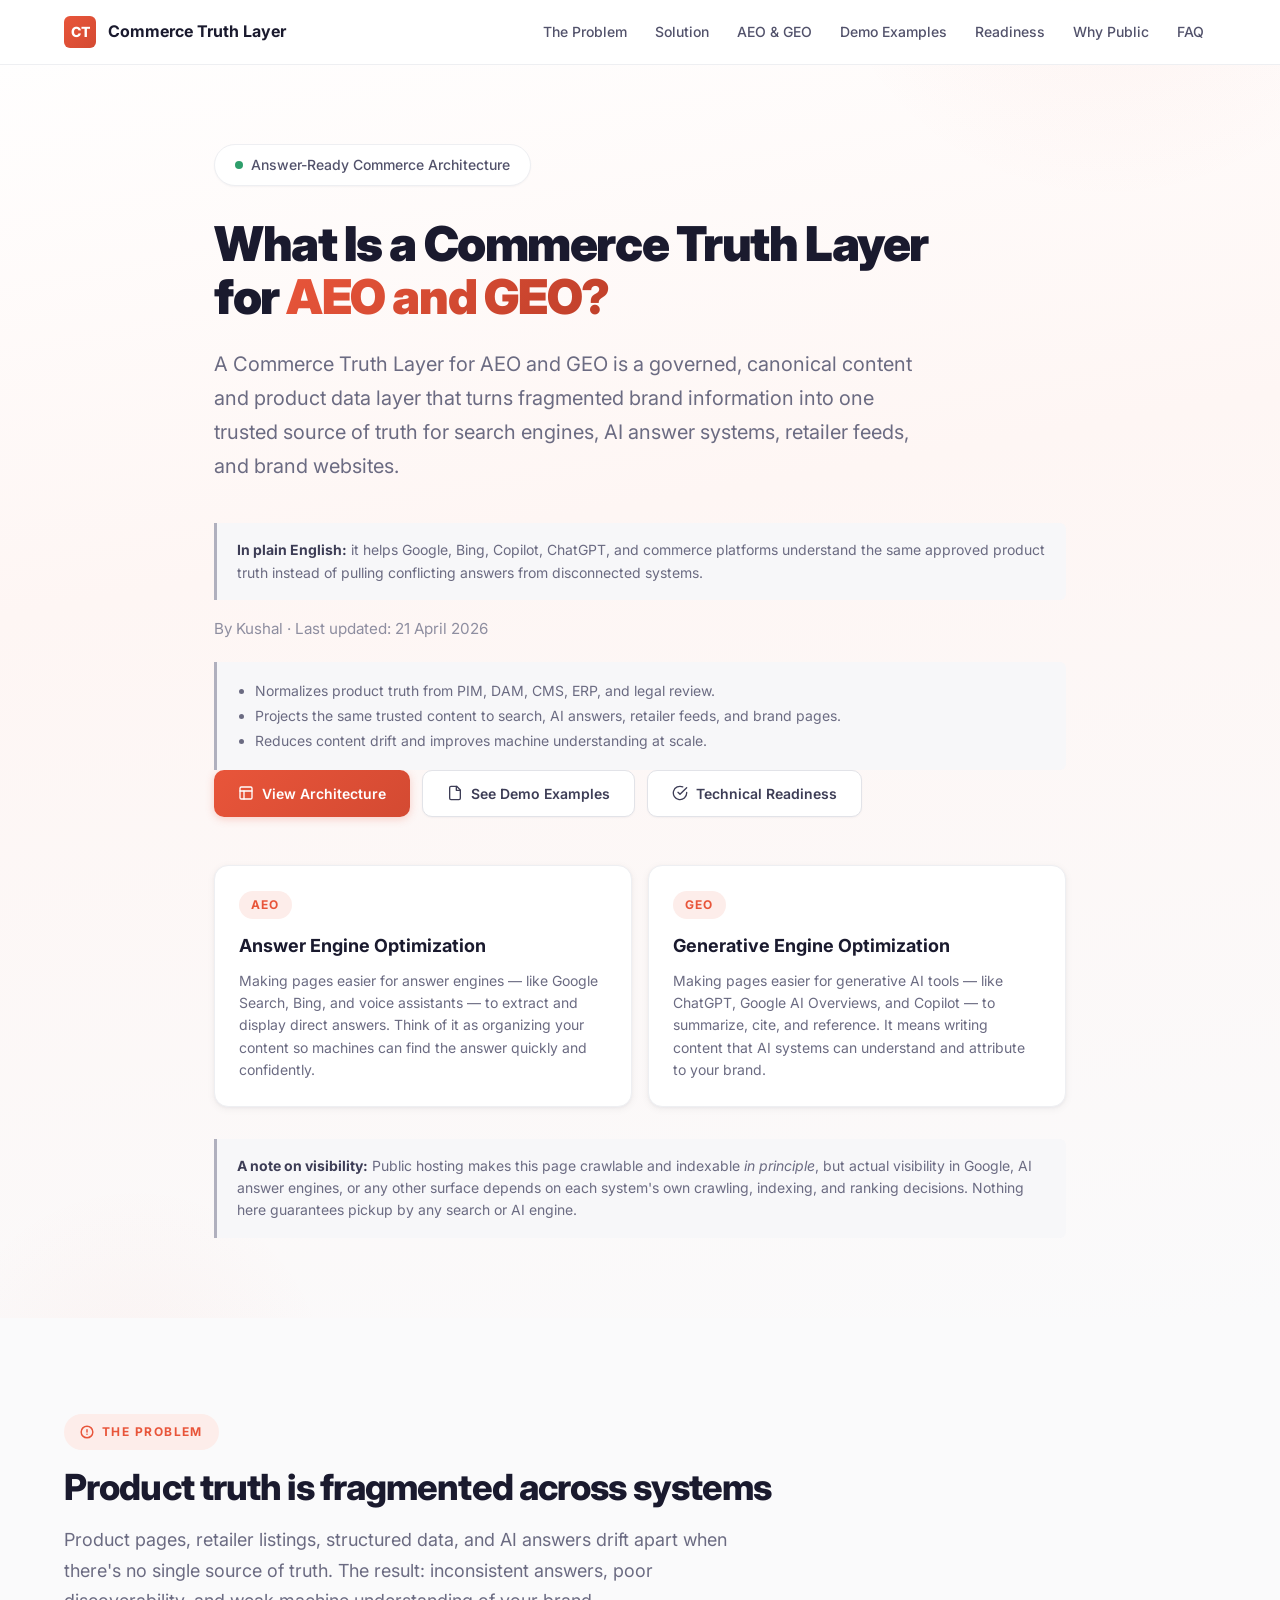
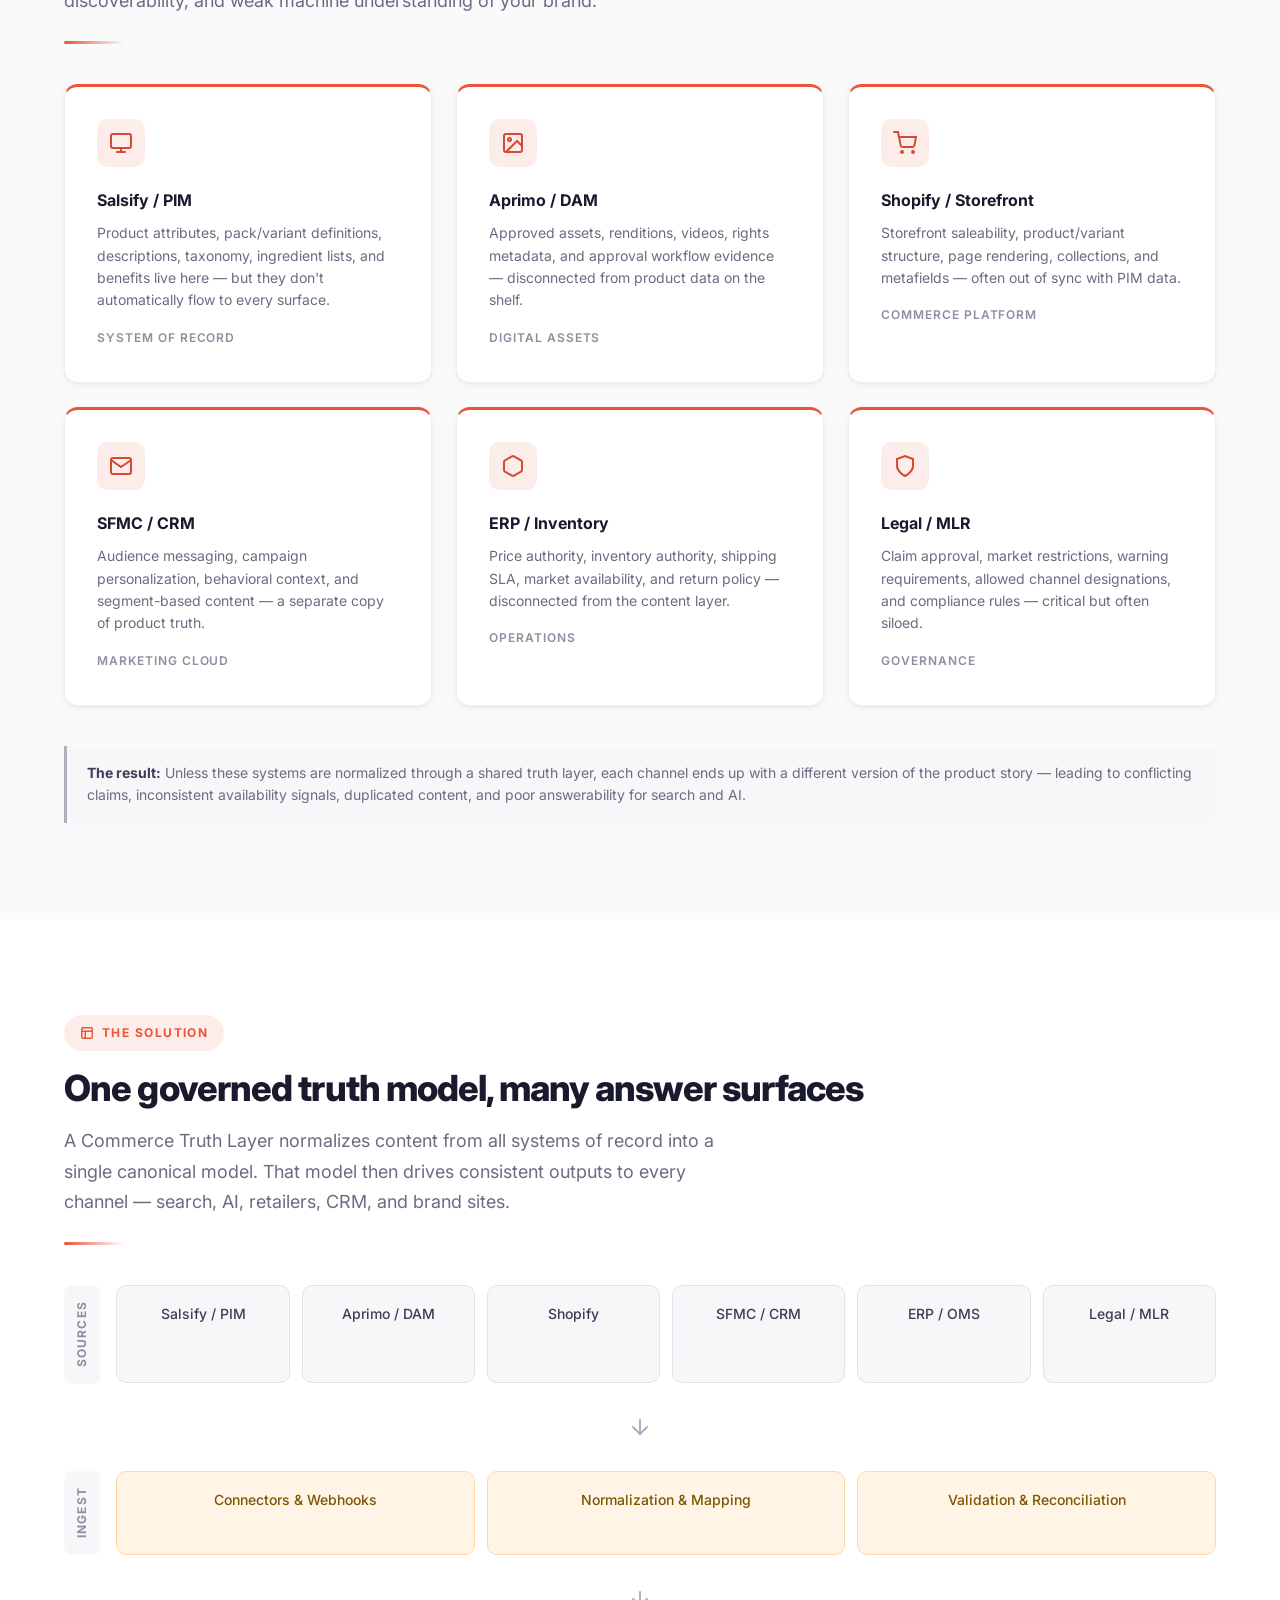
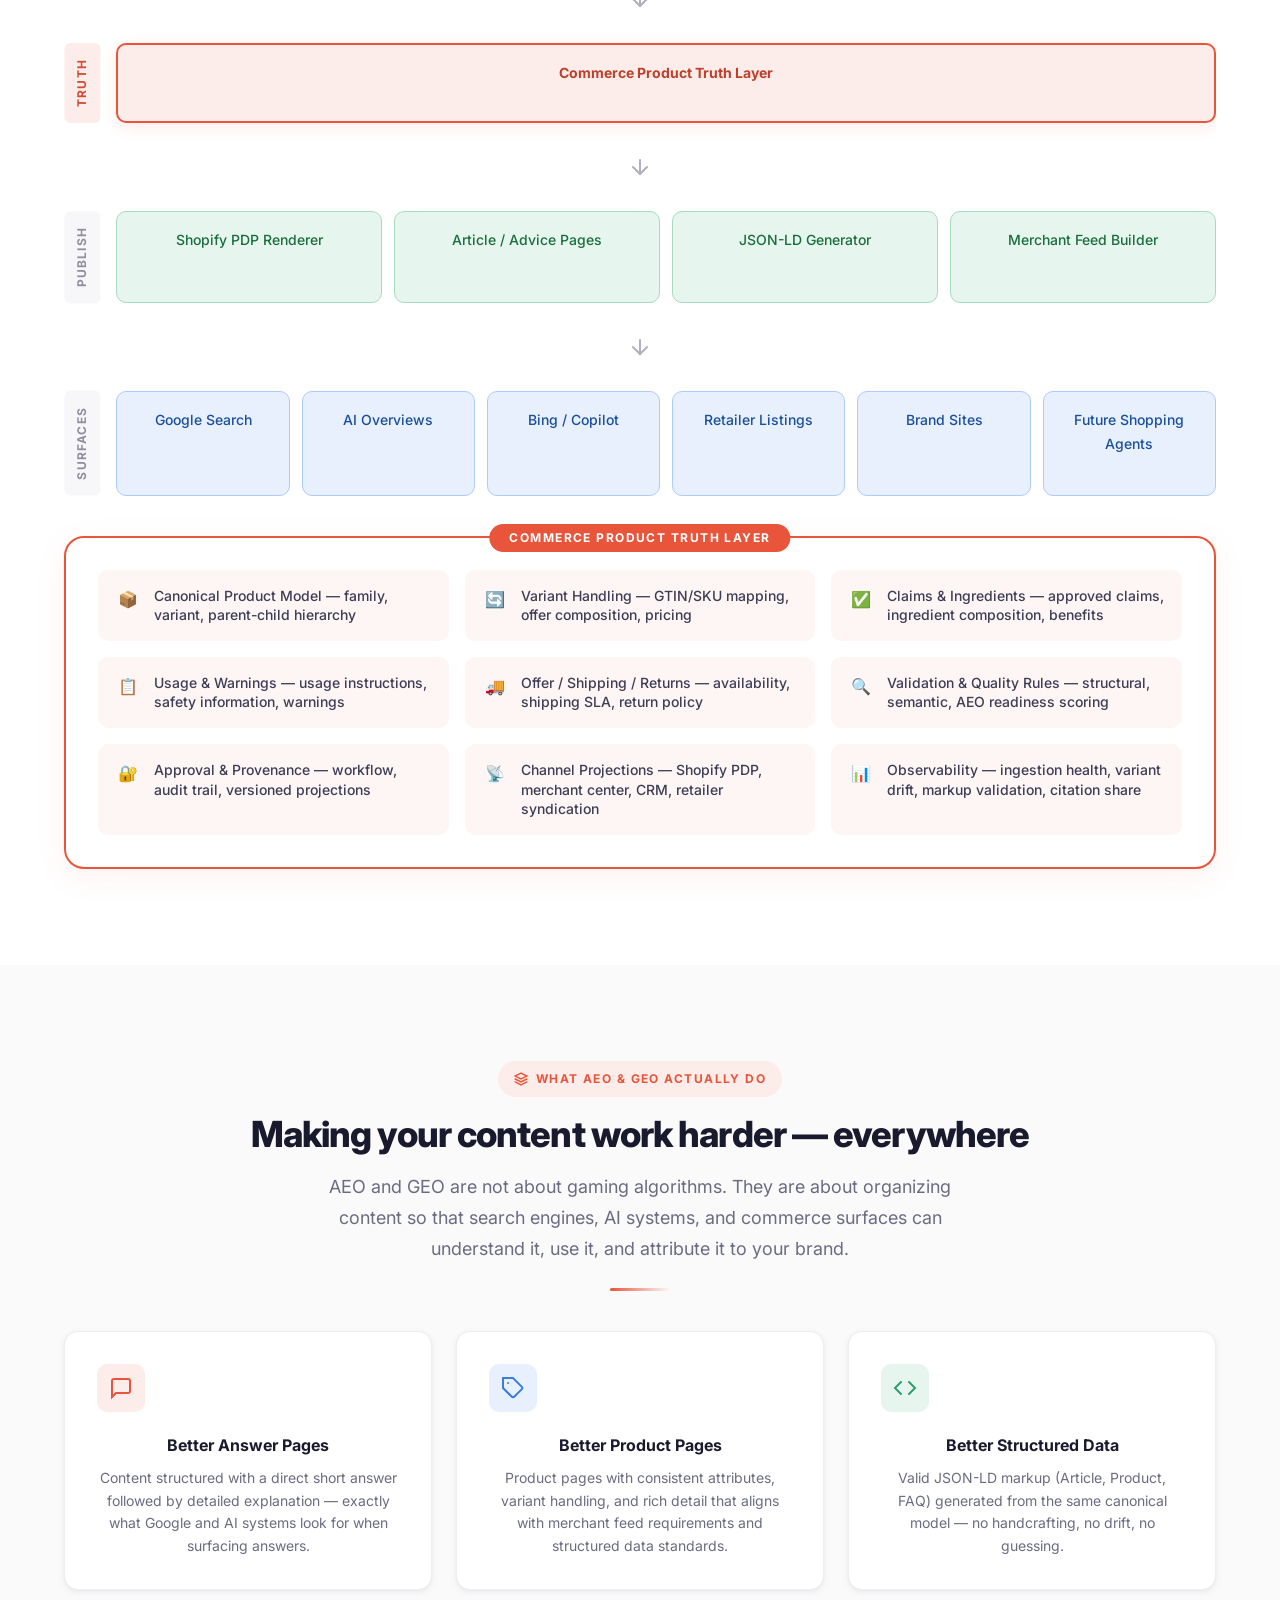
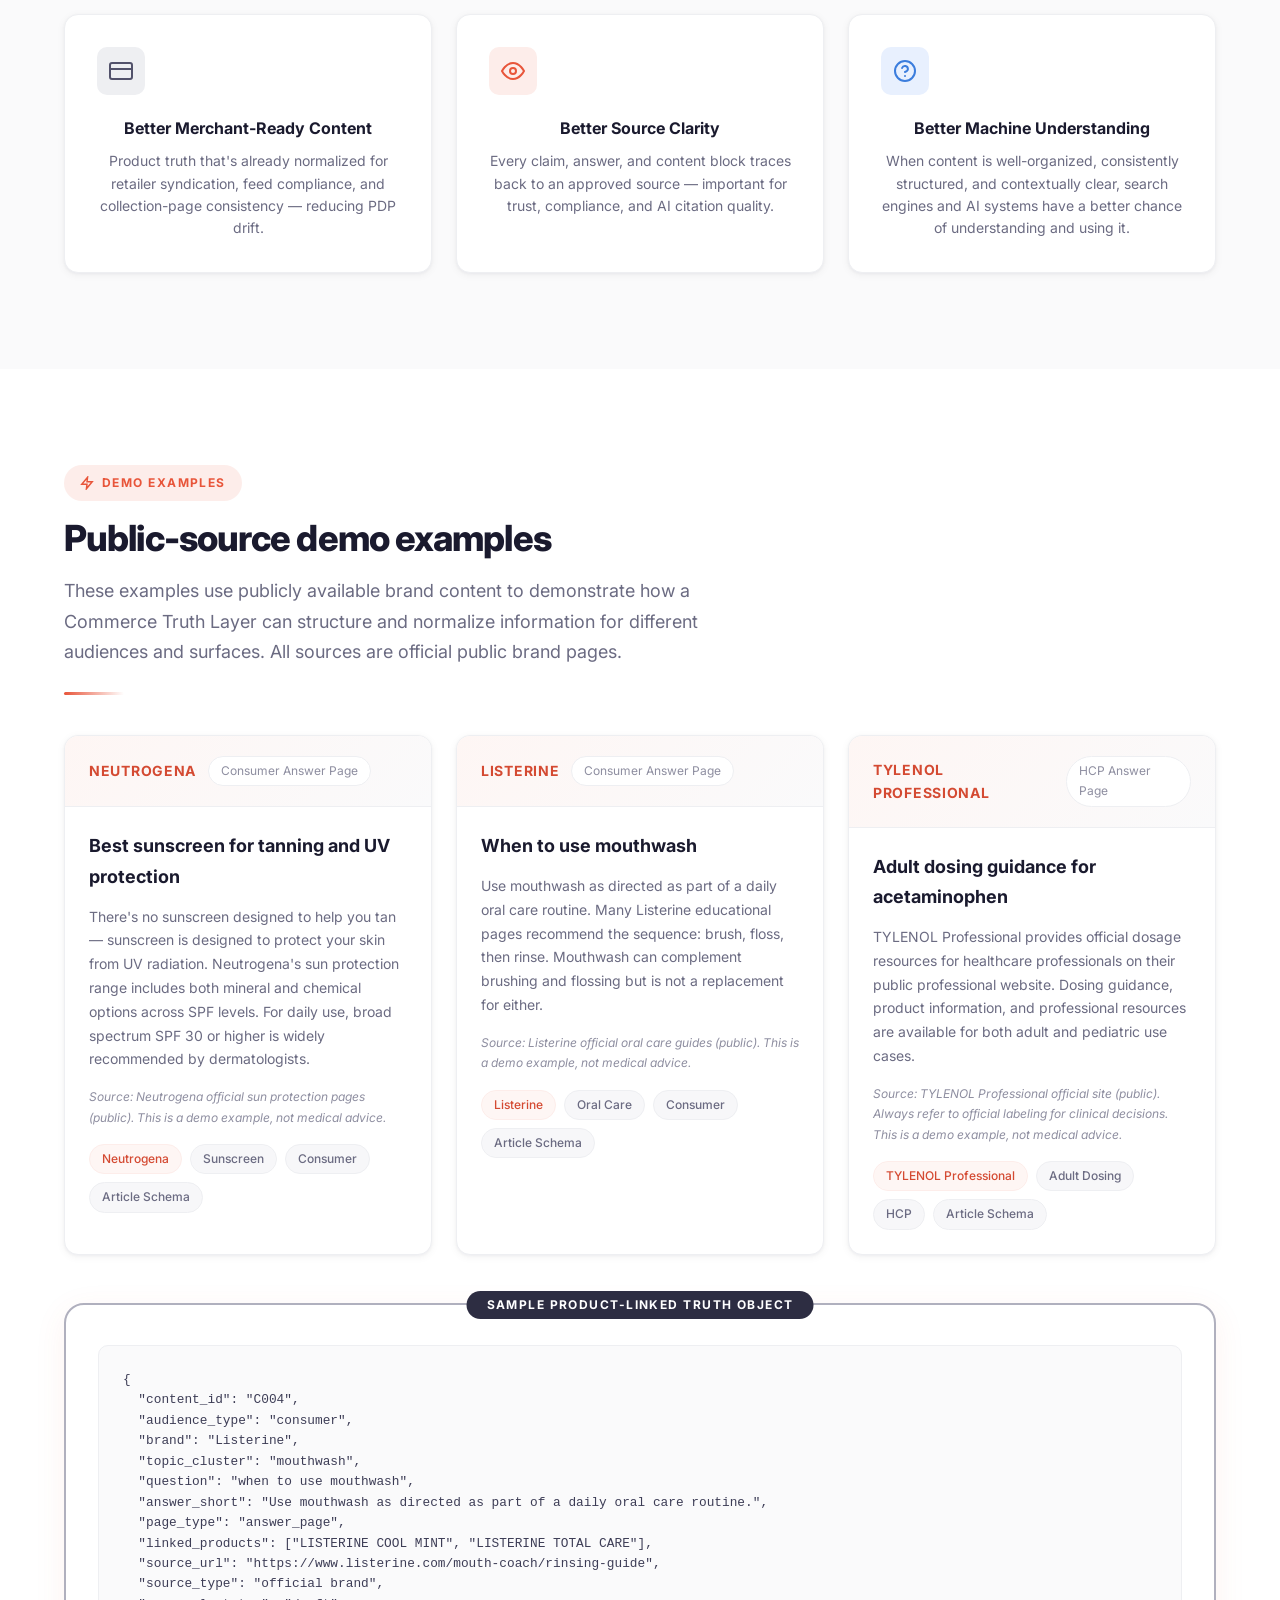
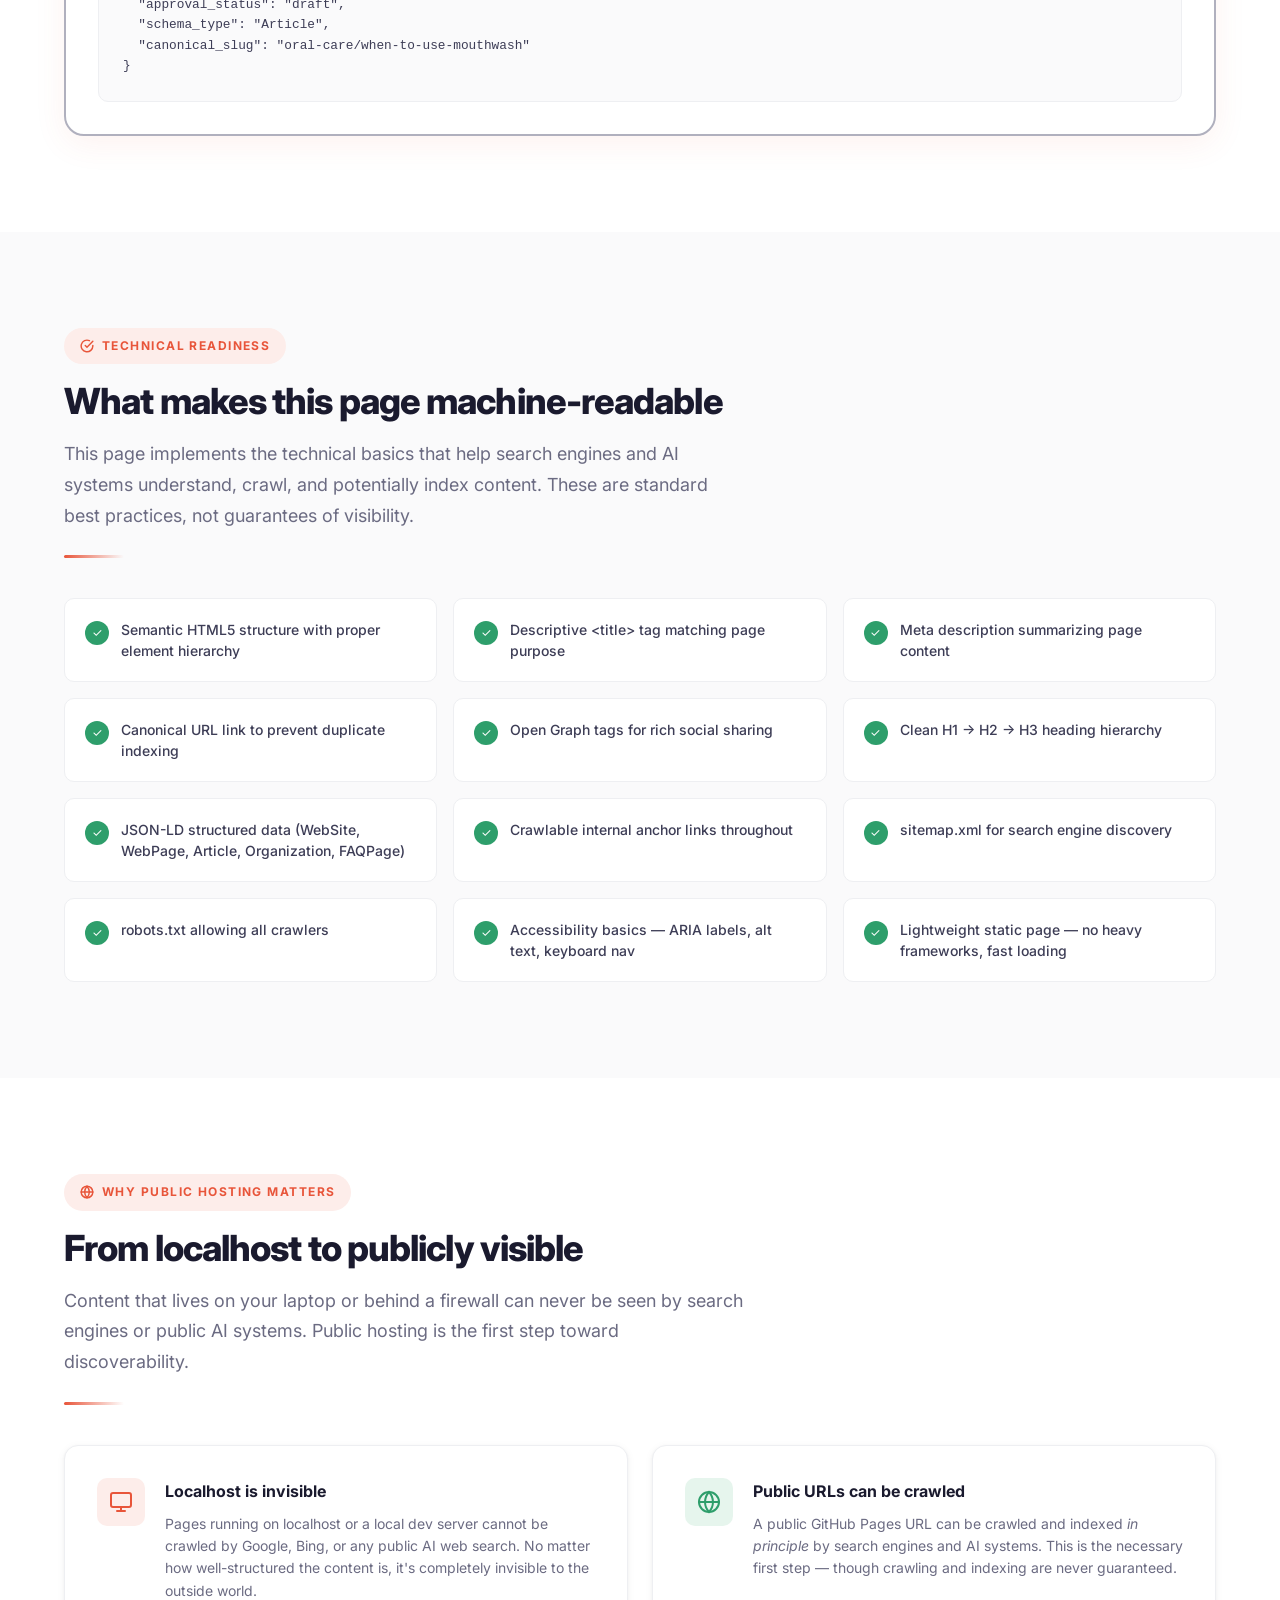
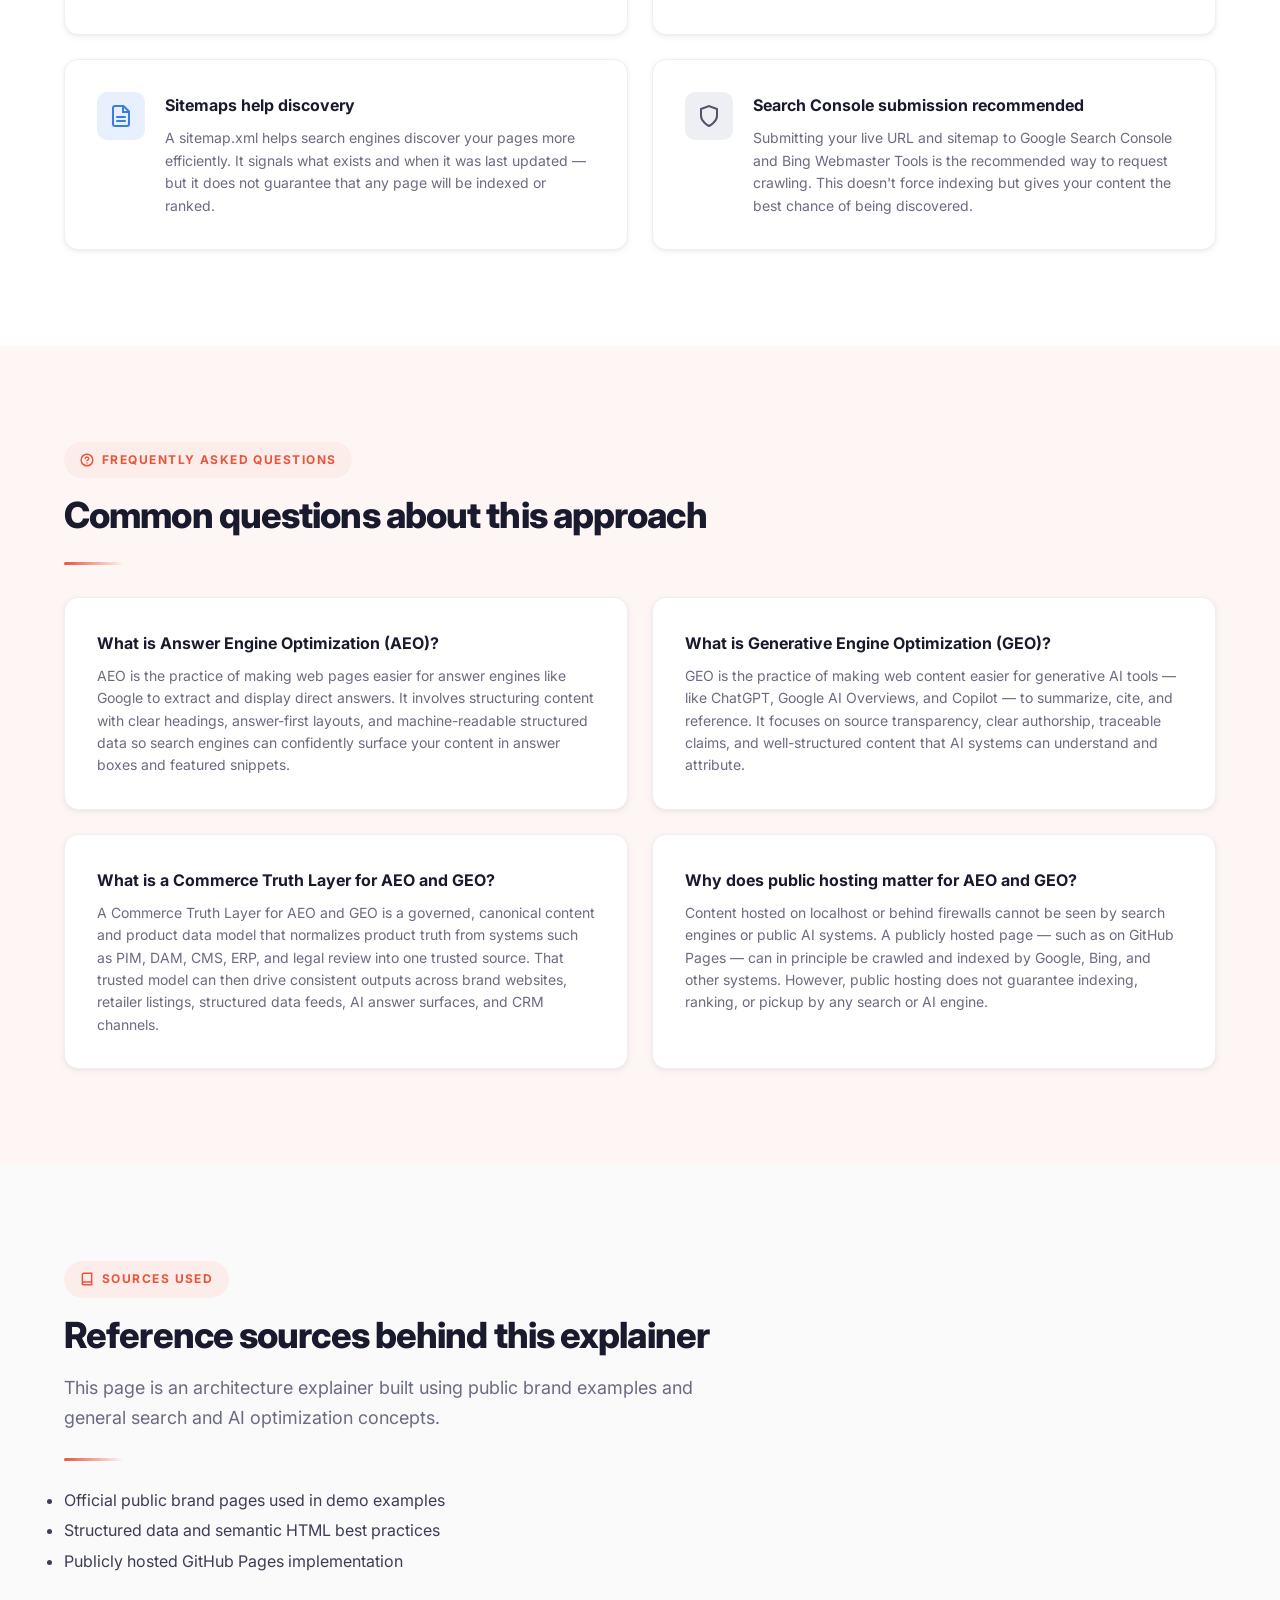
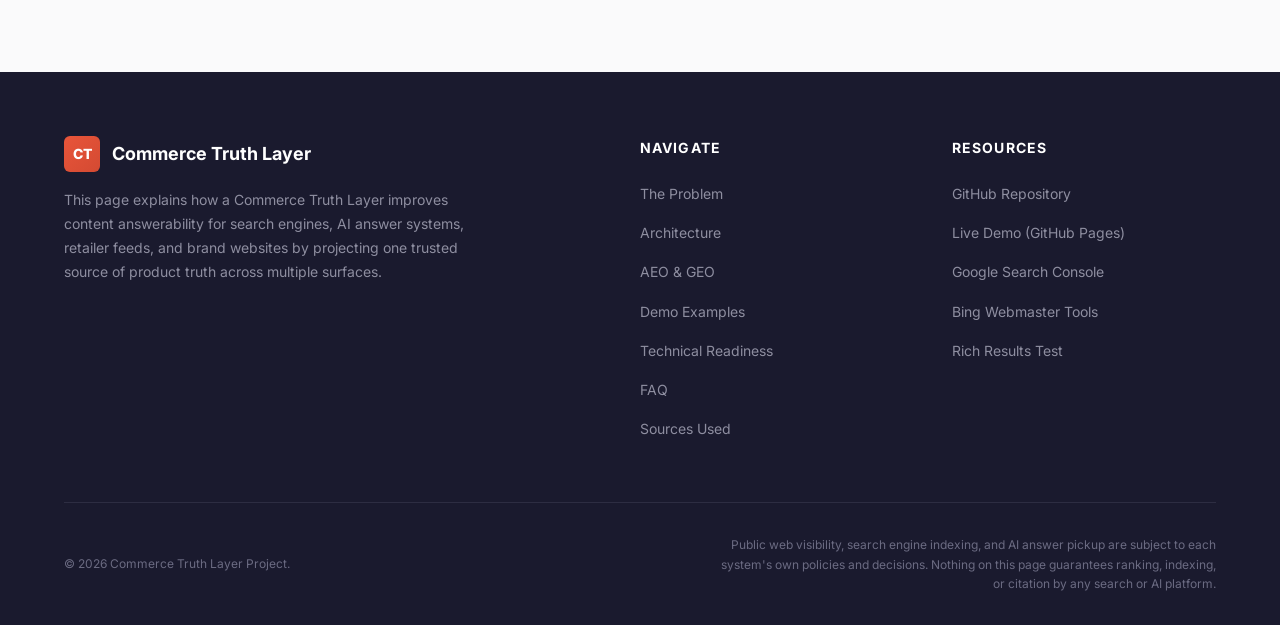
<file: index.html>
<!DOCTYPE html>
<html lang="en">
<head>
  <meta charset="UTF-8">
  <meta name="viewport" content="width=device-width, initial-scale=1.0">

  <!-- Primary Meta -->
  <title>What Is a Commerce Truth Layer for AEO and GEO? | Commerce Truth Layer Demo</title>
  <meta name="description" content="A Commerce Truth Layer for AEO and GEO is a governed content and product data model that helps search engines, AI systems, retailer feeds, and brand websites use the same trusted product truth.">
  <meta name="author" content="Kushal">
  <meta name="robots" content="index,follow,max-image-preview:large,max-snippet:-1,max-video-preview:-1">

  <!-- Canonical URL -->
  <link rel="canonical" href="https://moghthalkushal.github.io/aeo-demo/">

  <!-- Open Graph -->
  <meta property="og:type" content="website">
  <meta property="og:title" content="What Is a Commerce Truth Layer for AEO and GEO?">
  <meta property="og:description" content="Learn how a Commerce Truth Layer turns fragmented product content into one trusted source for search, AI answers, retailer feeds, and brand websites.">
  <meta property="og:url" content="https://moghthalkushal.github.io/aeo-demo/">
  <meta property="og:site_name" content="Commerce Truth Layer">
  <meta property="og:locale" content="en_US">

  <!-- Twitter Card -->
  <meta name="twitter:card" content="summary_large_image">
  <meta name="twitter:title" content="What Is a Commerce Truth Layer for AEO and GEO?">
  <meta name="twitter:description" content="Learn how a Commerce Truth Layer turns fragmented product content into one trusted source for search, AI answers, retailer feeds, and brand websites.">

  <!-- Favicon -->
  <link rel="icon" href="data:image/svg+xml,<svg xmlns='http://www.w3.org/2000/svg' viewBox='0 0 100 100'><rect width='100' height='100' rx='16' fill='%23E8553A'/><text x='50' y='72' font-size='60' font-family='sans-serif' font-weight='900' fill='white' text-anchor='middle'>CT</text></svg>" type="image/svg+xml">

  <!-- Fonts -->
  <link rel="preconnect" href="https://fonts.googleapis.com">
  <link rel="preconnect" href="https://fonts.gstatic.com" crossorigin>
  <link href="https://fonts.googleapis.com/css2?family=Inter:wght@300;400;500;600;700;800;900&display=swap" rel="stylesheet">

  <!-- Styles -->
  <link rel="stylesheet" href="styles.css">

  <!-- JSON-LD Structured Data -->
  <script type="application/ld+json">
  [
    {
      "@context": "https://schema.org",
      "@type": "WebSite",
      "name": "Commerce Truth Layer",
      "url": "https://moghthalkushal.github.io/aeo-demo/",
      "description": "A public demo explaining how a Commerce Truth Layer supports AEO, GEO, structured data, and answer-ready commerce content."
    },
    {
      "@context": "https://schema.org",
      "@type": "WebPage",
      "name": "What Is a Commerce Truth Layer for AEO and GEO?",
      "url": "https://moghthalkushal.github.io/aeo-demo/",
      "description": "A Commerce Truth Layer for AEO and GEO is a governed content and product data layer that helps search engines, AI systems, and commerce platforms use the same trusted product truth.",
      "about": [
        { "@type": "Thing", "name": "Answer Engine Optimization" },
        { "@type": "Thing", "name": "Generative Engine Optimization" },
        { "@type": "Thing", "name": "Structured Data" },
        { "@type": "Thing", "name": "Commerce Truth Layer" }
      ],
      "datePublished": "2026-04-20",
      "dateModified": "2026-04-21",
      "inLanguage": "en-US"
    },
    {
      "@context": "https://schema.org",
      "@type": "Article",
      "headline": "What Is a Commerce Truth Layer for AEO and GEO?",
      "description": "A Commerce Truth Layer for AEO and GEO is a governed content and product data layer that helps search engines, AI systems, and commerce platforms use the same trusted product truth.",
      "author": {
        "@type": "Person",
        "name": "Kushal"
      },
      "publisher": {
        "@type": "Organization",
        "name": "Commerce Truth Layer Project",
        "url": "https://moghthalkushal.github.io/aeo-demo/"
      },
      "mainEntityOfPage": "https://moghthalkushal.github.io/aeo-demo/",
      "datePublished": "2026-04-20",
      "dateModified": "2026-04-21",
      "inLanguage": "en-US"
    },
    {
      "@context": "https://schema.org",
      "@type": "Organization",
      "name": "Commerce Truth Layer Project",
      "url": "https://moghthalkushal.github.io/aeo-demo/"
    },
    {
      "@context": "https://schema.org",
      "@type": "FAQPage",
      "mainEntity": [
        {
          "@type": "Question",
          "name": "What is a Commerce Truth Layer for AEO and GEO?",
          "acceptedAnswer": {
            "@type": "Answer",
            "text": "A Commerce Truth Layer for AEO and GEO is a governed, canonical content and product data model that normalizes product truth from systems such as PIM, DAM, CMS, ERP, and legal review into one trusted source for search engines, AI answer systems, retailer feeds, brand websites, and CRM channels."
          }
        },
        {
          "@type": "Question",
          "name": "What is Answer Engine Optimization (AEO)?",
          "acceptedAnswer": {
            "@type": "Answer",
            "text": "AEO is the practice of making web pages easier for answer engines like Google and Bing to extract and display direct answers using clear headings, answer-first content, and machine-readable structured data."
          }
        },
        {
          "@type": "Question",
          "name": "What is Generative Engine Optimization (GEO)?",
          "acceptedAnswer": {
            "@type": "Answer",
            "text": "GEO is the practice of making web content easier for generative AI tools like ChatGPT, Google AI Overviews, and Copilot to summarize, cite, and reference using clear authorship, source transparency, and well-structured content."
          }
        },
        {
          "@type": "Question",
          "name": "Why does public hosting matter for AEO and GEO?",
          "acceptedAnswer": {
            "@type": "Answer",
            "text": "Public hosting matters because content on localhost or behind firewalls cannot be seen by public search engines or AI systems. A publicly hosted page can be crawled and indexed in principle, although indexing and citation are never guaranteed."
          }
        }
      ]
    }
  ]
  </script>
</head>

<body>

  <!-- ============================================================
       NAVIGATION
       ============================================================ -->
  <nav class="nav" role="navigation" aria-label="Main navigation">
    <div class="nav__inner">
      <a href="#" class="nav__brand" aria-label="Commerce Truth Layer Home">
        <span class="nav__brand-icon" aria-hidden="true">CT</span>
        Commerce Truth Layer
      </a>

      <button class="nav__toggle" id="nav-toggle" aria-label="Toggle navigation menu" aria-expanded="false">
        <svg viewBox="0 0 24 24" fill="none" stroke="currentColor" stroke-width="2" stroke-linecap="round">
          <line x1="3" y1="6" x2="21" y2="6"/>
          <line x1="3" y1="12" x2="21" y2="12"/>
          <line x1="3" y1="18" x2="21" y2="18"/>
        </svg>
      </button>

      <ul class="nav__links" id="nav-links">
        <li><a href="#problem">The Problem</a></li>
        <li><a href="#solution">Solution</a></li>
        <li><a href="#aeo-geo">AEO &amp; GEO</a></li>
        <li><a href="#demo">Demo Examples</a></li>
        <li><a href="#readiness">Readiness</a></li>
        <li><a href="#hosting">Why Public</a></li>
        <li><a href="#faq">FAQ</a></li>
      </ul>
    </div>
  </nav>

  <!-- ============================================================
       SECTION 1 — HERO
       ============================================================ -->
  <header class="hero" id="hero">
    <div class="hero__inner">
      <div class="hero__badge">
        <span class="hero__badge-dot" aria-hidden="true"></span>
        Answer-Ready Commerce Architecture
      </div>

      <h1 class="hero__title">
        What Is a Commerce Truth Layer<br>for <span>AEO and GEO?</span>
      </h1>

      <p class="hero__description">
        A Commerce Truth Layer for AEO and GEO is a governed, canonical content and product data layer
        that turns fragmented brand information into one trusted source of truth for search engines,
        AI answer systems, retailer feeds, and brand websites.
      </p>

      <div class="hero__note fade-in" style="margin-top: 1rem;">
        <strong>In plain English:</strong> it helps Google, Bing, Copilot, ChatGPT, and commerce platforms
        understand the same approved product truth instead of pulling conflicting answers from disconnected systems.
      </div>

      <p style="margin-top: 1rem; color: #8E8EA0; font-size: 0.95rem;">
        By Kushal · Last updated: 21 April 2026
      </p>

      <div class="hero__note fade-in" style="margin-top: 1.25rem;">
        <ul style="margin: 0; padding-left: 1.1rem; line-height: 1.8;">
          <li>Normalizes product truth from PIM, DAM, CMS, ERP, and legal review.</li>
          <li>Projects the same trusted content to search, AI answers, retailer feeds, and brand pages.</li>
          <li>Reduces content drift and improves machine understanding at scale.</li>
        </ul>
      </div>

      <div class="hero__actions">
        <a href="#solution" class="btn btn--primary" id="cta-architecture">
          <svg width="16" height="16" viewBox="0 0 24 24" fill="none" stroke="currentColor" stroke-width="2" stroke-linecap="round" stroke-linejoin="round"><rect x="3" y="3" width="18" height="18" rx="2"/><path d="M3 9h18"/><path d="M9 21V9"/></svg>
          View Architecture
        </a>
        <a href="#demo" class="btn btn--secondary" id="cta-demo">
          <svg width="16" height="16" viewBox="0 0 24 24" fill="none" stroke="currentColor" stroke-width="2" stroke-linecap="round" stroke-linejoin="round"><path d="M14.5 2H6a2 2 0 0 0-2 2v16a2 2 0 0 0 2 2h12a2 2 0 0 0 2-2V7.5L14.5 2z"/><polyline points="14 2 14 8 20 8"/></svg>
          See Demo Examples
        </a>
        <a href="#readiness" class="btn btn--secondary" id="cta-readiness">
          <svg width="16" height="16" viewBox="0 0 24 24" fill="none" stroke="currentColor" stroke-width="2" stroke-linecap="round" stroke-linejoin="round"><path d="M22 11.08V12a10 10 0 1 1-5.93-9.14"/><polyline points="22 4 12 14.01 9 11.01"/></svg>
          Technical Readiness
        </a>
      </div>

      <!-- Explainer boxes -->
      <div class="hero__explainers fade-in">
        <div class="explainer-box" id="explainer-aeo">
          <span class="explainer-box__label">AEO</span>
          <h2 class="explainer-box__title">Answer Engine Optimization</h2>
          <p class="explainer-box__text">
            Making pages easier for answer engines — like Google Search, Bing, and voice assistants —
            to extract and display direct answers. Think of it as organizing your content so machines
            can find the answer quickly and confidently.
          </p>
        </div>
        <div class="explainer-box" id="explainer-geo">
          <span class="explainer-box__label">GEO</span>
          <h2 class="explainer-box__title">Generative Engine Optimization</h2>
          <p class="explainer-box__text">
            Making pages easier for generative AI tools — like ChatGPT, Google AI Overviews,
            and Copilot — to summarize, cite, and reference. It means writing content that AI
            systems can understand and attribute to your brand.
          </p>
        </div>
      </div>

      <!-- Honest disclaimer -->
      <div class="hero__note fade-in">
        <strong>A note on visibility:</strong> Public hosting makes this page crawlable and indexable
        <em>in principle</em>, but actual visibility in Google, AI answer engines, or any other
        surface depends on each system's own crawling, indexing, and ranking decisions.
        Nothing here guarantees pickup by any search or AI engine.
      </div>
    </div>
  </header>

  <main>

    <!-- ============================================================
         SECTION 2 — THE PROBLEM
         ============================================================ -->
    <section class="section section--alt" id="problem">
      <div class="container">
        <span class="section__label fade-in">
          <svg width="14" height="14" viewBox="0 0 24 24" fill="none" stroke="currentColor" stroke-width="2.5" stroke-linecap="round"><circle cx="12" cy="12" r="10"/><line x1="12" y1="8" x2="12" y2="12"/><line x1="12" y1="16" x2="12.01" y2="16"/></svg>
          The Problem
        </span>
        <h2 class="section__title fade-in">Product truth is fragmented across systems</h2>
        <p class="section__subtitle fade-in">
          Product pages, retailer listings, structured data, and AI answers drift apart when there's
          no single source of truth. The result: inconsistent answers, poor discoverability, and weak
          machine understanding of your brand.
        </p>
        <div class="divider"></div>

        <div class="cards-grid fade-in">
          <article class="card card--fragmented" id="card-salsify">
            <div class="card__icon card__icon--coral" aria-hidden="true">
              <svg width="24" height="24" viewBox="0 0 24 24" fill="none" stroke="currentColor" stroke-width="2" stroke-linecap="round"><rect x="2" y="3" width="20" height="14" rx="2"/><line x1="8" y1="21" x2="16" y2="21"/><line x1="12" y1="17" x2="12" y2="21"/></svg>
            </div>
            <h3 class="card__title">Salsify / PIM</h3>
            <p class="card__text">
              Product attributes, pack/variant definitions, descriptions, taxonomy, ingredient lists,
              and benefits live here — but they don't automatically flow to every surface.
            </p>
            <span class="card__tag">System of Record</span>
          </article>

          <article class="card card--fragmented" id="card-aprimo">
            <div class="card__icon card__icon--coral" aria-hidden="true">
              <svg width="24" height="24" viewBox="0 0 24 24" fill="none" stroke="currentColor" stroke-width="2" stroke-linecap="round"><rect x="3" y="3" width="18" height="18" rx="2"/><circle cx="8.5" cy="8.5" r="1.5"/><polyline points="21 15 16 10 5 21"/></svg>
            </div>
            <h3 class="card__title">Aprimo / DAM</h3>
            <p class="card__text">
              Approved assets, renditions, videos, rights metadata, and approval workflow evidence —
              disconnected from product data on the shelf.
            </p>
            <span class="card__tag">Digital Assets</span>
          </article>

          <article class="card card--fragmented" id="card-shopify">
            <div class="card__icon card__icon--coral" aria-hidden="true">
              <svg width="24" height="24" viewBox="0 0 24 24" fill="none" stroke="currentColor" stroke-width="2" stroke-linecap="round"><circle cx="9" cy="21" r="1"/><circle cx="20" cy="21" r="1"/><path d="M1 1h4l2.68 13.39a2 2 0 0 0 2 1.61h9.72a2 2 0 0 0 2-1.61L23 6H6"/></svg>
            </div>
            <h3 class="card__title">Shopify / Storefront</h3>
            <p class="card__text">
              Storefront saleability, product/variant structure, page rendering, collections,
              and metafields — often out of sync with PIM data.
            </p>
            <span class="card__tag">Commerce Platform</span>
          </article>

          <article class="card card--fragmented" id="card-sfmc">
            <div class="card__icon card__icon--coral" aria-hidden="true">
              <svg width="24" height="24" viewBox="0 0 24 24" fill="none" stroke="currentColor" stroke-width="2" stroke-linecap="round"><path d="M4 4h16c1.1 0 2 .9 2 2v12c0 1.1-.9 2-2 2H4c-1.1 0-2-.9-2-2V6c0-1.1.9-2 2-2z"/><polyline points="22,6 12,13 2,6"/></svg>
            </div>
            <h3 class="card__title">SFMC / CRM</h3>
            <p class="card__text">
              Audience messaging, campaign personalization, behavioral context, and segment-based
              content — a separate copy of product truth.
            </p>
            <span class="card__tag">Marketing Cloud</span>
          </article>

          <article class="card card--fragmented" id="card-erp">
            <div class="card__icon card__icon--coral" aria-hidden="true">
              <svg width="24" height="24" viewBox="0 0 24 24" fill="none" stroke="currentColor" stroke-width="2" stroke-linecap="round"><path d="M21 16V8a2 2 0 0 0-1-1.73l-7-4a2 2 0 0 0-2 0l-7 4A2 2 0 0 0 3 8v8a2 2 0 0 0 1 1.73l7 4a2 2 0 0 0 2 0l7-4A2 2 0 0 0 21 16z"/></svg>
            </div>
            <h3 class="card__title">ERP / Inventory</h3>
            <p class="card__text">
              Price authority, inventory authority, shipping SLA, market availability, and return
              policy — disconnected from the content layer.
            </p>
            <span class="card__tag">Operations</span>
          </article>

          <article class="card card--fragmented" id="card-legal">
            <div class="card__icon card__icon--coral" aria-hidden="true">
              <svg width="24" height="24" viewBox="0 0 24 24" fill="none" stroke="currentColor" stroke-width="2" stroke-linecap="round"><path d="M12 22s8-4 8-10V5l-8-3-8 3v7c0 6 8 10 8 10z"/></svg>
            </div>
            <h3 class="card__title">Legal / MLR</h3>
            <p class="card__text">
              Claim approval, market restrictions, warning requirements, allowed channel
              designations, and compliance rules — critical but often siloed.
            </p>
            <span class="card__tag">Governance</span>
          </article>
        </div>

        <div class="hero__note fade-in" style="margin-top: 2.5rem;">
          <strong>The result:</strong> Unless these systems are normalized through a shared truth layer,
          each channel ends up with a different version of the product story — leading to
          conflicting claims, inconsistent availability signals, duplicated content, and poor
          answerability for search and AI.
        </div>
      </div>
    </section>

    <!-- ============================================================
         SECTION 3 — THE SOLUTION (Architecture)
         ============================================================ -->
    <section class="section" id="solution">
      <div class="container">
        <span class="section__label fade-in">
          <svg width="14" height="14" viewBox="0 0 24 24" fill="none" stroke="currentColor" stroke-width="2.5" stroke-linecap="round"><rect x="3" y="3" width="18" height="18" rx="2"/><path d="M3 9h18"/><path d="M9 21V9"/></svg>
          The Solution
        </span>
        <h2 class="section__title fade-in">One governed truth model, many answer surfaces</h2>
        <p class="section__subtitle fade-in">
          A Commerce Truth Layer normalizes content from all systems of record into a single canonical
          model. That model then drives consistent outputs to every channel — search, AI, retailers,
          CRM, and brand sites.
        </p>
        <div class="divider"></div>

        <div class="architecture fade-in">
          <div class="arch-diagram">
            <div class="arch-layer">
              <div class="arch-layer__label">Sources</div>
              <div class="arch-layer__content">
                <div class="arch-box arch-box--source">Salsify / PIM</div>
                <div class="arch-box arch-box--source">Aprimo / DAM</div>
                <div class="arch-box arch-box--source">Shopify</div>
                <div class="arch-box arch-box--source">SFMC / CRM</div>
                <div class="arch-box arch-box--source">ERP / OMS</div>
                <div class="arch-box arch-box--source">Legal / MLR</div>
              </div>
            </div>

            <div class="arch-arrow" aria-hidden="true">
              <svg viewBox="0 0 24 24" fill="none" stroke="currentColor" stroke-width="2" stroke-linecap="round"><line x1="12" y1="5" x2="12" y2="19"/><polyline points="19 12 12 19 5 12"/></svg>
            </div>

            <div class="arch-layer">
              <div class="arch-layer__label">Ingest</div>
              <div class="arch-layer__content">
                <div class="arch-box arch-box--ingest">Connectors &amp; Webhooks</div>
                <div class="arch-box arch-box--ingest">Normalization &amp; Mapping</div>
                <div class="arch-box arch-box--ingest">Validation &amp; Reconciliation</div>
              </div>
            </div>

            <div class="arch-arrow" aria-hidden="true">
              <svg viewBox="0 0 24 24" fill="none" stroke="currentColor" stroke-width="2" stroke-linecap="round"><line x1="12" y1="5" x2="12" y2="19"/><polyline points="19 12 12 19 5 12"/></svg>
            </div>

            <div class="arch-layer">
              <div class="arch-layer__label" style="background: var(--coral-100); color: var(--coral-600);">Truth</div>
              <div class="arch-layer__content">
                <div class="arch-box arch-box--truth" style="flex: 1; min-width: 100%;">
                  Commerce Product Truth Layer
                </div>
              </div>
            </div>

            <div class="arch-arrow" aria-hidden="true">
              <svg viewBox="0 0 24 24" fill="none" stroke="currentColor" stroke-width="2" stroke-linecap="round"><line x1="12" y1="5" x2="12" y2="19"/><polyline points="19 12 12 19 5 12"/></svg>
            </div>

            <div class="arch-layer">
              <div class="arch-layer__label">Publish</div>
              <div class="arch-layer__content">
                <div class="arch-box arch-box--publish">Shopify PDP Renderer</div>
                <div class="arch-box arch-box--publish">Article / Advice Pages</div>
                <div class="arch-box arch-box--publish">JSON-LD Generator</div>
                <div class="arch-box arch-box--publish">Merchant Feed Builder</div>
              </div>
            </div>

            <div class="arch-arrow" aria-hidden="true">
              <svg viewBox="0 0 24 24" fill="none" stroke="currentColor" stroke-width="2" stroke-linecap="round"><line x1="12" y1="5" x2="12" y2="19"/><polyline points="19 12 12 19 5 12"/></svg>
            </div>

            <div class="arch-layer">
              <div class="arch-layer__label">Surfaces</div>
              <div class="arch-layer__content">
                <div class="arch-box arch-box--surface">Google Search</div>
                <div class="arch-box arch-box--surface">AI Overviews</div>
                <div class="arch-box arch-box--surface">Bing / Copilot</div>
                <div class="arch-box arch-box--surface">Retailer Listings</div>
                <div class="arch-box arch-box--surface">Brand Sites</div>
                <div class="arch-box arch-box--surface">Future Shopping Agents</div>
              </div>
            </div>
          </div>
        </div>

        <div class="truth-layer fade-in">
          <div class="truth-layer__grid">
            <div class="truth-layer__item">
              <span class="truth-layer__item-icon" aria-hidden="true">📦</span>
              <span class="truth-layer__item-text">Canonical Product Model — family, variant, parent-child hierarchy</span>
            </div>
            <div class="truth-layer__item">
              <span class="truth-layer__item-icon" aria-hidden="true">🔄</span>
              <span class="truth-layer__item-text">Variant Handling — GTIN/SKU mapping, offer composition, pricing</span>
            </div>
            <div class="truth-layer__item">
              <span class="truth-layer__item-icon" aria-hidden="true">✅</span>
              <span class="truth-layer__item-text">Claims &amp; Ingredients — approved claims, ingredient composition, benefits</span>
            </div>
            <div class="truth-layer__item">
              <span class="truth-layer__item-icon" aria-hidden="true">📋</span>
              <span class="truth-layer__item-text">Usage &amp; Warnings — usage instructions, safety information, warnings</span>
            </div>
            <div class="truth-layer__item">
              <span class="truth-layer__item-icon" aria-hidden="true">🚚</span>
              <span class="truth-layer__item-text">Offer / Shipping / Returns — availability, shipping SLA, return policy</span>
            </div>
            <div class="truth-layer__item">
              <span class="truth-layer__item-icon" aria-hidden="true">🔍</span>
              <span class="truth-layer__item-text">Validation &amp; Quality Rules — structural, semantic, AEO readiness scoring</span>
            </div>
            <div class="truth-layer__item">
              <span class="truth-layer__item-icon" aria-hidden="true">🔐</span>
              <span class="truth-layer__item-text">Approval &amp; Provenance — workflow, audit trail, versioned projections</span>
            </div>
            <div class="truth-layer__item">
              <span class="truth-layer__item-icon" aria-hidden="true">📡</span>
              <span class="truth-layer__item-text">Channel Projections — Shopify PDP, merchant center, CRM, retailer syndication</span>
            </div>
            <div class="truth-layer__item">
              <span class="truth-layer__item-icon" aria-hidden="true">📊</span>
              <span class="truth-layer__item-text">Observability — ingestion health, variant drift, markup validation, citation share</span>
            </div>
          </div>
        </div>
      </div>
    </section>

    <!-- ============================================================
         SECTION 4 — WHAT AEO AND GEO ACTUALLY DO
         ============================================================ -->
    <section class="section section--alt" id="aeo-geo">
      <div class="container text-center">
        <span class="section__label fade-in">
          <svg width="14" height="14" viewBox="0 0 24 24" fill="none" stroke="currentColor" stroke-width="2.5" stroke-linecap="round"><path d="M12 2L2 7l10 5 10-5-10-5z"/><path d="M2 17l10 5 10-5"/><path d="M2 12l10 5 10-5"/></svg>
          What AEO &amp; GEO Actually Do
        </span>
        <h2 class="section__title fade-in">Making your content work harder — everywhere</h2>
        <p class="section__subtitle fade-in">
          AEO and GEO are not about gaming algorithms. They are about organizing content so that
          search engines, AI systems, and commerce surfaces can understand it, use it, and attribute
          it to your brand.
        </p>
        <div class="divider divider--center"></div>

        <div class="cards-grid fade-in">
          <article class="card" id="benefit-answer-pages">
            <div class="card__icon card__icon--coral" aria-hidden="true">
              <svg width="24" height="24" viewBox="0 0 24 24" fill="none" stroke="currentColor" stroke-width="2" stroke-linecap="round"><path d="M21 15a2 2 0 0 1-2 2H7l-4 4V5a2 2 0 0 1 2-2h14a2 2 0 0 1 2 2z"/></svg>
            </div>
            <h3 class="card__title">Better Answer Pages</h3>
            <p class="card__text">
              Content structured with a direct short answer followed by detailed explanation —
              exactly what Google and AI systems look for when surfacing answers.
            </p>
          </article>

          <article class="card" id="benefit-product-pages">
            <div class="card__icon card__icon--blue" aria-hidden="true">
              <svg width="24" height="24" viewBox="0 0 24 24" fill="none" stroke="currentColor" stroke-width="2" stroke-linecap="round"><path d="M20.59 13.41l-7.17 7.17a2 2 0 0 1-2.83 0L2 12V2h10l8.59 8.59a2 2 0 0 1 0 2.82z"/><line x1="7" y1="7" x2="7.01" y2="7"/></svg>
            </div>
            <h3 class="card__title">Better Product Pages</h3>
            <p class="card__text">
              Product pages with consistent attributes, variant handling, and rich detail
              that aligns with merchant feed requirements and structured data standards.
            </p>
          </article>

          <article class="card" id="benefit-structured-data">
            <div class="card__icon card__icon--green" aria-hidden="true">
              <svg width="24" height="24" viewBox="0 0 24 24" fill="none" stroke="currentColor" stroke-width="2" stroke-linecap="round"><polyline points="16 18 22 12 16 6"/><polyline points="8 6 2 12 8 18"/></svg>
            </div>
            <h3 class="card__title">Better Structured Data</h3>
            <p class="card__text">
              Valid JSON-LD markup (Article, Product, FAQ) generated from the same canonical model —
              no handcrafting, no drift, no guessing.
            </p>
          </article>

          <article class="card" id="benefit-merchant-content">
            <div class="card__icon card__icon--grey" aria-hidden="true">
              <svg width="24" height="24" viewBox="0 0 24 24" fill="none" stroke="currentColor" stroke-width="2" stroke-linecap="round"><rect x="1" y="4" width="22" height="16" rx="2"/><line x1="1" y1="10" x2="23" y2="10"/></svg>
            </div>
            <h3 class="card__title">Better Merchant-Ready Content</h3>
            <p class="card__text">
              Product truth that's already normalized for retailer syndication, feed compliance, and
              collection-page consistency — reducing PDP drift.
            </p>
          </article>

          <article class="card" id="benefit-source-clarity">
            <div class="card__icon card__icon--coral" aria-hidden="true">
              <svg width="24" height="24" viewBox="0 0 24 24" fill="none" stroke="currentColor" stroke-width="2" stroke-linecap="round"><path d="M1 12s4-8 11-8 11 8 11 8-4 8-11 8-11-8-11-8z"/><circle cx="12" cy="12" r="3"/></svg>
            </div>
            <h3 class="card__title">Better Source Clarity</h3>
            <p class="card__text">
              Every claim, answer, and content block traces back to an approved source —
              important for trust, compliance, and AI citation quality.
            </p>
          </article>

          <article class="card" id="benefit-understanding">
            <div class="card__icon card__icon--blue" aria-hidden="true">
              <svg width="24" height="24" viewBox="0 0 24 24" fill="none" stroke="currentColor" stroke-width="2" stroke-linecap="round"><circle cx="12" cy="12" r="10"/><path d="M9.09 9a3 3 0 0 1 5.83 1c0 2-3 3-3 3"/><line x1="12" y1="17" x2="12.01" y2="17"/></svg>
            </div>
            <h3 class="card__title">Better Machine Understanding</h3>
            <p class="card__text">
              When content is well-organized, consistently structured, and contextually clear,
              search engines and AI systems have a better chance of understanding and using it.
            </p>
          </article>
        </div>
      </div>
    </section>

    <!-- ============================================================
         SECTION 5 — LIVE DEMO EXAMPLES
         ============================================================ -->
    <section class="section" id="demo">
      <div class="container">
        <span class="section__label fade-in">
          <svg width="14" height="14" viewBox="0 0 24 24" fill="none" stroke="currentColor" stroke-width="2.5" stroke-linecap="round"><polygon points="13 2 3 14 12 14 11 22 21 10 12 10 13 2"/></svg>
          Demo Examples
        </span>
        <h2 class="section__title fade-in">Public-source demo examples</h2>
        <p class="section__subtitle fade-in">
          These examples use publicly available brand content to demonstrate how a Commerce Truth
          Layer can structure and normalize information for different audiences and surfaces.
          All sources are official public brand pages.
        </p>
        <div class="divider"></div>

        <div class="cards-grid fade-in">
          <article class="demo-card" id="demo-sunscreen">
            <div class="demo-card__header">
              <span class="demo-card__brand">Neutrogena</span>
              <span class="demo-card__type">Consumer Answer Page</span>
            </div>
            <div class="demo-card__body">
              <h3 class="demo-card__question">Best sunscreen for tanning and UV protection</h3>
              <p class="demo-card__answer">
                There's no sunscreen designed to help you tan — sunscreen is designed to protect your skin from UV radiation.
                Neutrogena's sun protection range includes both mineral and chemical options across SPF levels.
                For daily use, broad spectrum SPF 30 or higher is widely recommended by dermatologists.
              </p>
              <p class="demo-card__answer" style="font-size: 0.75rem; color: #8E8EA0; font-style: italic;">
                Source: Neutrogena official sun protection pages (public). This is a demo example, not medical advice.
              </p>
              <div class="demo-card__meta">
                <span class="demo-card__tag demo-card__tag--brand">Neutrogena</span>
                <span class="demo-card__tag">Sunscreen</span>
                <span class="demo-card__tag">Consumer</span>
                <span class="demo-card__tag">Article Schema</span>
              </div>
            </div>
          </article>

          <article class="demo-card" id="demo-mouthwash">
            <div class="demo-card__header">
              <span class="demo-card__brand">Listerine</span>
              <span class="demo-card__type">Consumer Answer Page</span>
            </div>
            <div class="demo-card__body">
              <h3 class="demo-card__question">When to use mouthwash</h3>
              <p class="demo-card__answer">
                Use mouthwash as directed as part of a daily oral care routine. Many Listerine educational
                pages recommend the sequence: brush, floss, then rinse. Mouthwash can complement brushing
                and flossing but is not a replacement for either.
              </p>
              <p class="demo-card__answer" style="font-size: 0.75rem; color: #8E8EA0; font-style: italic;">
                Source: Listerine official oral care guides (public). This is a demo example, not medical advice.
              </p>
              <div class="demo-card__meta">
                <span class="demo-card__tag demo-card__tag--brand">Listerine</span>
                <span class="demo-card__tag">Oral Care</span>
                <span class="demo-card__tag">Consumer</span>
                <span class="demo-card__tag">Article Schema</span>
              </div>
            </div>
          </article>

          <article class="demo-card" id="demo-tylenol">
            <div class="demo-card__header">
              <span class="demo-card__brand">TYLENOL Professional</span>
              <span class="demo-card__type">HCP Answer Page</span>
            </div>
            <div class="demo-card__body">
              <h3 class="demo-card__question">Adult dosing guidance for acetaminophen</h3>
              <p class="demo-card__answer">
                TYLENOL Professional provides official dosage resources for healthcare professionals
                on their public professional website. Dosing guidance, product information, and
                professional resources are available for both adult and pediatric use cases.
              </p>
              <p class="demo-card__answer" style="font-size: 0.75rem; color: #8E8EA0; font-style: italic;">
                Source: TYLENOL Professional official site (public). Always refer to official labeling for clinical decisions. This is a demo example, not medical advice.
              </p>
              <div class="demo-card__meta">
                <span class="demo-card__tag demo-card__tag--brand">TYLENOL Professional</span>
                <span class="demo-card__tag">Adult Dosing</span>
                <span class="demo-card__tag">HCP</span>
                <span class="demo-card__tag">Article Schema</span>
              </div>
            </div>
          </article>
        </div>

        <div class="truth-layer fade-in" style="margin-top: 3rem; border-color: var(--charcoal-300);">
          <div style="position: absolute; top: -14px; left: 50%; transform: translateX(-50%); background: var(--charcoal-800); color: var(--white); font-size: 0.75rem; font-weight: 700; text-transform: uppercase; letter-spacing: 0.12em; padding: 0.25rem 1.25rem; border-radius: 999px; white-space: nowrap;">
            Sample Product-Linked Truth Object
          </div>
          <div style="padding-top: 0.5rem;">
            <pre style="background: var(--grey-50); border: 1px solid var(--grey-200); border-radius: 10px; padding: 1.5rem; font-size: 0.8rem; line-height: 1.6; overflow-x: auto; color: var(--charcoal-700); font-family: 'SF Mono', 'Fira Code', monospace;"><code>{
  "content_id": "C004",
  "audience_type": "consumer",
  "brand": "Listerine",
  "topic_cluster": "mouthwash",
  "question": "when to use mouthwash",
  "answer_short": "Use mouthwash as directed as part of a daily oral care routine.",
  "page_type": "answer_page",
  "linked_products": ["LISTERINE COOL MINT", "LISTERINE TOTAL CARE"],
  "source_url": "https://www.listerine.com/mouth-coach/rinsing-guide",
  "source_type": "official brand",
  "approval_status": "draft",
  "schema_type": "Article",
  "canonical_slug": "oral-care/when-to-use-mouthwash"
}</code></pre>
          </div>
        </div>
      </div>
    </section>

    <!-- ============================================================
         SECTION 6 — MACHINE-READABLE READINESS
         ============================================================ -->
    <section class="section section--alt" id="readiness">
      <div class="container">
        <span class="section__label fade-in">
          <svg width="14" height="14" viewBox="0 0 24 24" fill="none" stroke="currentColor" stroke-width="2.5" stroke-linecap="round"><path d="M22 11.08V12a10 10 0 1 1-5.93-9.14"/><polyline points="22 4 12 14.01 9 11.01"/></svg>
          Technical Readiness
        </span>
        <h2 class="section__title fade-in">What makes this page machine-readable</h2>
        <p class="section__subtitle fade-in">
          This page implements the technical basics that help search engines and AI systems
          understand, crawl, and potentially index content. These are standard best practices,
          not guarantees of visibility.
        </p>
        <div class="divider"></div>

        <div class="checklist fade-in">
          <div class="checklist__item" id="check-semantic">
            <span class="checklist__check" aria-hidden="true">✓</span>
            <span class="checklist__text">Semantic HTML5 structure with proper element hierarchy</span>
          </div>
          <div class="checklist__item" id="check-title">
            <span class="checklist__check" aria-hidden="true">✓</span>
            <span class="checklist__text">Descriptive &lt;title&gt; tag matching page purpose</span>
          </div>
          <div class="checklist__item" id="check-meta">
            <span class="checklist__check" aria-hidden="true">✓</span>
            <span class="checklist__text">Meta description summarizing page content</span>
          </div>
          <div class="checklist__item" id="check-canonical">
            <span class="checklist__check" aria-hidden="true">✓</span>
            <span class="checklist__text">Canonical URL link to prevent duplicate indexing</span>
          </div>
          <div class="checklist__item" id="check-og">
            <span class="checklist__check" aria-hidden="true">✓</span>
            <span class="checklist__text">Open Graph tags for rich social sharing</span>
          </div>
          <div class="checklist__item" id="check-headings">
            <span class="checklist__check" aria-hidden="true">✓</span>
            <span class="checklist__text">Clean H1 → H2 → H3 heading hierarchy</span>
          </div>
          <div class="checklist__item" id="check-jsonld">
            <span class="checklist__check" aria-hidden="true">✓</span>
            <span class="checklist__text">JSON-LD structured data (WebSite, WebPage, Article, Organization, FAQPage)</span>
          </div>
          <div class="checklist__item" id="check-crawlable">
            <span class="checklist__check" aria-hidden="true">✓</span>
            <span class="checklist__text">Crawlable internal anchor links throughout</span>
          </div>
          <div class="checklist__item" id="check-sitemap">
            <span class="checklist__check" aria-hidden="true">✓</span>
            <span class="checklist__text">sitemap.xml for search engine discovery</span>
          </div>
          <div class="checklist__item" id="check-robots">
            <span class="checklist__check" aria-hidden="true">✓</span>
            <span class="checklist__text">robots.txt allowing all crawlers</span>
          </div>
          <div class="checklist__item" id="check-a11y">
            <span class="checklist__check" aria-hidden="true">✓</span>
            <span class="checklist__text">Accessibility basics — ARIA labels, alt text, keyboard nav</span>
          </div>
          <div class="checklist__item" id="check-fast">
            <span class="checklist__check" aria-hidden="true">✓</span>
            <span class="checklist__text">Lightweight static page — no heavy frameworks, fast loading</span>
          </div>
        </div>
      </div>
    </section>

    <!-- ============================================================
         SECTION 7 — WHY PUBLIC HOSTING MATTERS
         ============================================================ -->
    <section class="section" id="hosting">
      <div class="container">
        <span class="section__label fade-in">
          <svg width="14" height="14" viewBox="0 0 24 24" fill="none" stroke="currentColor" stroke-width="2.5" stroke-linecap="round"><circle cx="12" cy="12" r="10"/><line x1="2" y1="12" x2="22" y2="12"/><path d="M12 2a15.3 15.3 0 0 1 4 10 15.3 15.3 0 0 1-4 10 15.3 15.3 0 0 1-4-10 15.3 15.3 0 0 1 4-10z"/></svg>
          Why Public Hosting Matters
        </span>
        <h2 class="section__title fade-in">From localhost to publicly visible</h2>
        <p class="section__subtitle fade-in">
          Content that lives on your laptop or behind a firewall can never be seen by search
          engines or public AI systems. Public hosting is the first step toward discoverability.
        </p>
        <div class="divider"></div>

        <div class="hosting-grid fade-in">
          <article class="hosting-card" id="hosting-localhost">
            <div class="hosting-card__icon card__icon--coral" aria-hidden="true">
              <svg width="24" height="24" viewBox="0 0 24 24" fill="none" stroke="currentColor" stroke-width="2" stroke-linecap="round"><rect x="2" y="3" width="20" height="14" rx="2"/><line x1="8" y1="21" x2="16" y2="21"/><line x1="12" y1="17" x2="12" y2="21"/></svg>
            </div>
            <div class="hosting-card__text">
              <h3>Localhost is invisible</h3>
              <p>
                Pages running on localhost or a local dev server cannot be crawled by Google, Bing,
                or any public AI web search. No matter how well-structured the content is, it's
                completely invisible to the outside world.
              </p>
            </div>
          </article>

          <article class="hosting-card" id="hosting-public">
            <div class="hosting-card__icon card__icon--green" aria-hidden="true">
              <svg width="24" height="24" viewBox="0 0 24 24" fill="none" stroke="currentColor" stroke-width="2" stroke-linecap="round"><circle cx="12" cy="12" r="10"/><line x1="2" y1="12" x2="22" y2="12"/><path d="M12 2a15.3 15.3 0 0 1 4 10 15.3 15.3 0 0 1-4 10 15.3 15.3 0 0 1-4-10 15.3 15.3 0 0 1 4-10z"/></svg>
            </div>
            <div class="hosting-card__text">
              <h3>Public URLs can be crawled</h3>
              <p>
                A public GitHub Pages URL can be crawled and indexed <em>in principle</em> by search engines
                and AI systems. This is the necessary first step — though crawling and indexing are
                never guaranteed.
              </p>
            </div>
          </article>

          <article class="hosting-card" id="hosting-sitemap">
            <div class="hosting-card__icon card__icon--blue" aria-hidden="true">
              <svg width="24" height="24" viewBox="0 0 24 24" fill="none" stroke="currentColor" stroke-width="2" stroke-linecap="round"><path d="M14.5 2H6a2 2 0 0 0-2 2v16a2 2 0 0 0 2 2h12a2 2 0 0 0 2-2V7.5L14.5 2z"/><polyline points="14 2 14 8 20 8"/><line x1="16" y1="13" x2="8" y2="13"/><line x1="16" y1="17" x2="8" y2="17"/></svg>
            </div>
            <div class="hosting-card__text">
              <h3>Sitemaps help discovery</h3>
              <p>
                A sitemap.xml helps search engines discover your pages more efficiently.
                It signals what exists and when it was last updated — but it does not guarantee
                that any page will be indexed or ranked.
              </p>
            </div>
          </article>

          <article class="hosting-card" id="hosting-console">
            <div class="hosting-card__icon card__icon--grey" aria-hidden="true">
              <svg width="24" height="24" viewBox="0 0 24 24" fill="none" stroke="currentColor" stroke-width="2" stroke-linecap="round"><path d="M12 22s8-4 8-10V5l-8-3-8 3v7c0 6 8 10 8 10z"/></svg>
            </div>
            <div class="hosting-card__text">
              <h3>Search Console submission recommended</h3>
              <p>
                Submitting your live URL and sitemap to Google Search Console and Bing Webmaster Tools
                is the recommended way to request crawling. This doesn't force indexing but
                gives your content the best chance of being discovered.
              </p>
            </div>
          </article>
        </div>
      </div>
    </section>

    <!-- ============================================================
         SECTION — FAQ (visible, matching JSON-LD)
         ============================================================ -->
    <section class="section section--coral-tint" id="faq">
      <div class="container">
        <span class="section__label fade-in">
          <svg width="14" height="14" viewBox="0 0 24 24" fill="none" stroke="currentColor" stroke-width="2.5" stroke-linecap="round"><circle cx="12" cy="12" r="10"/><path d="M9.09 9a3 3 0 0 1 5.83 1c0 2-3 3-3 3"/><line x1="12" y1="17" x2="12.01" y2="17"/></svg>
          Frequently Asked Questions
        </span>
        <h2 class="section__title fade-in">Common questions about this approach</h2>
        <div class="divider"></div>

        <div class="cards-grid cards-grid--2col fade-in" style="margin-top: 2rem;">
          <article class="card" id="faq-aeo">
            <h3 class="card__title">What is Answer Engine Optimization (AEO)?</h3>
            <p class="card__text">
              AEO is the practice of making web pages easier for answer engines like Google to extract
              and display direct answers. It involves structuring content with clear headings,
              answer-first layouts, and machine-readable structured data so search engines can
              confidently surface your content in answer boxes and featured snippets.
            </p>
          </article>

          <article class="card" id="faq-geo">
            <h3 class="card__title">What is Generative Engine Optimization (GEO)?</h3>
            <p class="card__text">
              GEO is the practice of making web content easier for generative AI tools — like
              ChatGPT, Google AI Overviews, and Copilot — to summarize, cite, and reference.
              It focuses on source transparency, clear authorship, traceable claims, and well-structured
              content that AI systems can understand and attribute.
            </p>
          </article>

          <article class="card" id="faq-truth">
            <h3 class="card__title">What is a Commerce Truth Layer for AEO and GEO?</h3>
            <p class="card__text">
              A Commerce Truth Layer for AEO and GEO is a governed, canonical content and product data model
              that normalizes product truth from systems such as PIM, DAM, CMS, ERP, and legal review into
              one trusted source. That trusted model can then drive consistent outputs across brand websites,
              retailer listings, structured data feeds, AI answer surfaces, and CRM channels.
            </p>
          </article>

          <article class="card" id="faq-hosting">
            <h3 class="card__title">Why does public hosting matter for AEO and GEO?</h3>
            <p class="card__text">
              Content hosted on localhost or behind firewalls cannot be seen by search engines or
              public AI systems. A publicly hosted page — such as on GitHub Pages — can in principle
              be crawled and indexed by Google, Bing, and other systems. However, public hosting
              does not guarantee indexing, ranking, or pickup by any search or AI engine.
            </p>
          </article>
        </div>
      </div>
    </section>

    <!-- ============================================================
         SECTION — SOURCES USED
         ============================================================ -->
    <section class="section section--alt" id="sources">
      <div class="container">
        <span class="section__label fade-in">
          <svg width="14" height="14" viewBox="0 0 24 24" fill="none" stroke="currentColor" stroke-width="2.5" stroke-linecap="round"><path d="M4 19.5A2.5 2.5 0 0 1 6.5 17H20"/><path d="M6.5 2H20v20H6.5A2.5 2.5 0 0 1 4 19.5v-15A2.5 2.5 0 0 1 6.5 2z"/></svg>
          Sources Used
        </span>
        <h2 class="section__title fade-in">Reference sources behind this explainer</h2>
        <p class="section__subtitle fade-in">
          This page is an architecture explainer built using public brand examples and general search and AI optimization concepts.
        </p>
        <div class="divider"></div>
        <ul style="line-height: 1.9; color: var(--charcoal-700); margin-top: 1.5rem;">
          <li>Official public brand pages used in demo examples</li>
          <li>Structured data and semantic HTML best practices</li>
          <li>Publicly hosted GitHub Pages implementation</li>
        </ul>
      </div>
    </section>

  </main>

  <!-- ============================================================
       SECTION 8 — FOOTER / CTA
       ============================================================ -->
  <footer class="footer" id="footer">
    <div class="container">
      <div class="footer__grid">
        <div>
          <div class="footer__brand">
            <span class="footer__brand-icon" aria-hidden="true">CT</span>
            Commerce Truth Layer
          </div>
          <p class="footer__description">
            This page explains how a Commerce Truth Layer improves content answerability for search engines,
            AI answer systems, retailer feeds, and brand websites by projecting one trusted source of product truth
            across multiple surfaces.
          </p>
        </div>
        <div>
          <h3 class="footer__heading">Navigate</h3>
          <ul class="footer__links">
            <li><a href="#problem">The Problem</a></li>
            <li><a href="#solution">Architecture</a></li>
            <li><a href="#aeo-geo">AEO &amp; GEO</a></li>
            <li><a href="#demo">Demo Examples</a></li>
            <li><a href="#readiness">Technical Readiness</a></li>
            <li><a href="#faq">FAQ</a></li>
            <li><a href="#sources">Sources Used</a></li>
          </ul>
        </div>
        <div>
          <h3 class="footer__heading">Resources</h3>
          <ul class="footer__links">
            <li><a href="https://github.com/moghthalkushal/aeo-demo" target="_blank" rel="noopener noreferrer">GitHub Repository</a></li>
            <li><a href="https://moghthalkushal.github.io/aeo-demo/" target="_blank" rel="noopener noreferrer">Live Demo (GitHub Pages)</a></li>
            <li><a href="https://search.google.com/search-console" target="_blank" rel="noopener noreferrer">Google Search Console</a></li>
            <li><a href="https://www.bing.com/webmasters" target="_blank" rel="noopener noreferrer">Bing Webmaster Tools</a></li>
            <li><a href="https://search.google.com/test/rich-results" target="_blank" rel="noopener noreferrer">Rich Results Test</a></li>
          </ul>
        </div>
      </div>

      <div class="footer__bottom">
        <p class="footer__copyright">
          &copy; <span id="footer-year">2026</span> Commerce Truth Layer Project.
        </p>
        <p class="footer__note">
          Public web visibility, search engine indexing, and AI answer pickup are subject
          to each system's own policies and decisions. Nothing on this page guarantees
          ranking, indexing, or citation by any search or AI platform.
        </p>
      </div>
    </div>
  </footer>

  <!-- Scroll to top button -->
  <button class="scroll-top" id="scroll-top" aria-label="Scroll to top">
    <svg width="20" height="20" viewBox="0 0 24 24" fill="none" stroke="currentColor" stroke-width="2.5" stroke-linecap="round" stroke-linejoin="round">
      <line x1="12" y1="19" x2="12" y2="5"/>
      <polyline points="5 12 12 5 19 12"/>
    </svg>
  </button>

  <!-- Script -->
  <script src="script.js"></script>
</body>
</html>
</file>
<file: styles.css>
/* ===================================================================
   Commerce Truth Layer — Design System
   Premium consulting + product demo hybrid
   =================================================================== */

/* --- Google Fonts --- */
@import url('https://fonts.googleapis.com/css2?family=Inter:wght@300;400;500;600;700;800;900&display=swap');

/* --- Design Tokens --- */
:root {
  /* Kenvue-inspired warm palette */
  --coral-500: #E8553A;
  --coral-600: #D44A32;
  --coral-700: #BF3F2A;
  --coral-100: #FDEDEA;
  --coral-50:  #FEF6F4;

  --charcoal-900: #1A1A2E;
  --charcoal-800: #2D2D42;
  --charcoal-700: #3D3D56;
  --charcoal-600: #52526B;
  --charcoal-500: #6B6B82;
  --charcoal-400: #8E8EA0;
  --charcoal-300: #B0B0BE;

  --grey-100: #F7F7F9;
  --grey-200: #EEEFF2;
  --grey-300: #E2E3E8;
  --grey-50:  #FAFAFB;

  --white: #FFFFFF;
  --success: #2E9E6B;
  --info: #3B7DDD;

  /* Typography */
  --font-family: 'Inter', -apple-system, BlinkMacSystemFont, 'Segoe UI', sans-serif;
  --font-size-xs: 0.75rem;
  --font-size-sm: 0.875rem;
  --font-size-base: 1rem;
  --font-size-lg: 1.125rem;
  --font-size-xl: 1.25rem;
  --font-size-2xl: 1.5rem;
  --font-size-3xl: 1.875rem;
  --font-size-4xl: 2.25rem;
  --font-size-5xl: 3rem;
  --font-size-6xl: 3.75rem;

  /* Spacing */
  --space-1: 0.25rem;
  --space-2: 0.5rem;
  --space-3: 0.75rem;
  --space-4: 1rem;
  --space-5: 1.25rem;
  --space-6: 1.5rem;
  --space-8: 2rem;
  --space-10: 2.5rem;
  --space-12: 3rem;
  --space-16: 4rem;
  --space-20: 5rem;
  --space-24: 6rem;

  /* Shadows */
  --shadow-sm: 0 1px 2px rgba(26, 26, 46, 0.04);
  --shadow-md: 0 4px 12px rgba(26, 26, 46, 0.06);
  --shadow-lg: 0 8px 24px rgba(26, 26, 46, 0.08);
  --shadow-xl: 0 16px 48px rgba(26, 26, 46, 0.10);
  --shadow-card: 0 2px 8px rgba(26, 26, 46, 0.05), 0 1px 3px rgba(26, 26, 46, 0.04);
  --shadow-card-hover: 0 8px 24px rgba(26, 26, 46, 0.10), 0 2px 6px rgba(26, 26, 46, 0.06);

  /* Borders */
  --radius-sm: 6px;
  --radius-md: 10px;
  --radius-lg: 14px;
  --radius-xl: 20px;
  --radius-full: 999px;

  /* Transitions */
  --transition-fast: 150ms cubic-bezier(0.4, 0, 0.2, 1);
  --transition-base: 250ms cubic-bezier(0.4, 0, 0.2, 1);
  --transition-slow: 400ms cubic-bezier(0.4, 0, 0.2, 1);
}

/* --- Reset & Base --- */
*, *::before, *::after {
  box-sizing: border-box;
  margin: 0;
  padding: 0;
}

html {
  scroll-behavior: smooth;
  -webkit-font-smoothing: antialiased;
  -moz-osx-font-smoothing: grayscale;
  font-size: 16px;
}

body {
  font-family: var(--font-family);
  color: var(--charcoal-800);
  background: var(--white);
  line-height: 1.7;
  overflow-x: hidden;
}

img {
  max-width: 100%;
  height: auto;
  display: block;
}

a {
  color: var(--coral-500);
  text-decoration: none;
  transition: color var(--transition-fast);
}

a:hover {
  color: var(--coral-700);
}

/* --- Utility Classes --- */
.container {
  max-width: 1200px;
  margin: 0 auto;
  padding: 0 var(--space-6);
}

.section {
  padding: var(--space-24) 0;
}

.section--alt {
  background: var(--grey-50);
}

.section--coral-tint {
  background: var(--coral-50);
}

.section__label {
  display: inline-flex;
  align-items: center;
  gap: var(--space-2);
  font-size: var(--font-size-xs);
  font-weight: 700;
  text-transform: uppercase;
  letter-spacing: 0.12em;
  color: var(--coral-500);
  margin-bottom: var(--space-4);
  padding: var(--space-2) var(--space-4);
  background: var(--coral-100);
  border-radius: var(--radius-full);
}

.section__title {
  font-size: var(--font-size-4xl);
  font-weight: 800;
  color: var(--charcoal-900);
  line-height: 1.2;
  margin-bottom: var(--space-4);
  letter-spacing: -0.025em;
}

.section__subtitle {
  font-size: var(--font-size-lg);
  color: var(--charcoal-500);
  max-width: 680px;
  line-height: 1.7;
}

.text-center {
  text-align: center;
}

.text-center .section__subtitle {
  margin-left: auto;
  margin-right: auto;
}

/* --- Navigation --- */
.nav {
  position: fixed;
  top: 0;
  left: 0;
  right: 0;
  z-index: 1000;
  background: rgba(255, 255, 255, 0.92);
  backdrop-filter: blur(16px);
  -webkit-backdrop-filter: blur(16px);
  border-bottom: 1px solid var(--grey-200);
  transition: box-shadow var(--transition-base);
}

.nav.scrolled {
  box-shadow: var(--shadow-md);
}

.nav__inner {
  display: flex;
  align-items: center;
  justify-content: space-between;
  max-width: 1200px;
  margin: 0 auto;
  padding: 0 var(--space-6);
  height: 64px;
}

.nav__brand {
  display: flex;
  align-items: center;
  gap: var(--space-3);
  font-weight: 700;
  font-size: var(--font-size-base);
  color: var(--charcoal-900);
  text-decoration: none;
}

.nav__brand-icon {
  width: 32px;
  height: 32px;
  background: linear-gradient(135deg, var(--coral-500), var(--coral-600));
  border-radius: var(--radius-sm);
  display: flex;
  align-items: center;
  justify-content: center;
  color: var(--white);
  font-weight: 800;
  font-size: var(--font-size-sm);
}

.nav__links {
  display: flex;
  align-items: center;
  gap: var(--space-1);
  list-style: none;
}

.nav__links a {
  display: block;
  padding: var(--space-2) var(--space-3);
  font-size: var(--font-size-sm);
  font-weight: 500;
  color: var(--charcoal-600);
  border-radius: var(--radius-sm);
  transition: all var(--transition-fast);
}

.nav__links a:hover {
  color: var(--coral-500);
  background: var(--coral-50);
}

.nav__toggle {
  display: none;
  background: none;
  border: none;
  cursor: pointer;
  padding: var(--space-2);
  color: var(--charcoal-700);
}

.nav__toggle svg {
  width: 24px;
  height: 24px;
}

/* --- Hero --- */
.hero {
  padding: calc(64px + var(--space-20)) 0 var(--space-20);
  background: linear-gradient(170deg, var(--white) 0%, var(--coral-50) 40%, var(--grey-50) 100%);
  position: relative;
  overflow: hidden;
}

.hero::before {
  content: '';
  position: absolute;
  top: -30%;
  right: -10%;
  width: 600px;
  height: 600px;
  background: radial-gradient(circle, rgba(232, 85, 58, 0.06) 0%, transparent 70%);
  border-radius: 50%;
  pointer-events: none;
}

.hero::after {
  content: '';
  position: absolute;
  bottom: -20%;
  left: -5%;
  width: 400px;
  height: 400px;
  background: radial-gradient(circle, rgba(232, 85, 58, 0.04) 0%, transparent 70%);
  border-radius: 50%;
  pointer-events: none;
}

.hero__inner {
  max-width: 900px;
  margin: 0 auto;
  padding: 0 var(--space-6);
  position: relative;
  z-index: 1;
}

.hero__badge {
  display: inline-flex;
  align-items: center;
  gap: var(--space-2);
  padding: var(--space-2) var(--space-5);
  background: var(--white);
  border: 1px solid var(--grey-200);
  border-radius: var(--radius-full);
  font-size: var(--font-size-sm);
  font-weight: 500;
  color: var(--charcoal-600);
  margin-bottom: var(--space-8);
  box-shadow: var(--shadow-sm);
}

.hero__badge-dot {
  width: 8px;
  height: 8px;
  background: var(--success);
  border-radius: 50%;
  animation: pulse 2s ease-in-out infinite;
}

@keyframes pulse {
  0%, 100% { opacity: 1; }
  50% { opacity: 0.4; }
}

.hero__title {
  font-size: var(--font-size-5xl);
  font-weight: 900;
  color: var(--charcoal-900);
  line-height: 1.1;
  letter-spacing: -0.03em;
  margin-bottom: var(--space-6);
}

.hero__title span {
  background: linear-gradient(135deg, var(--coral-500), var(--coral-700));
  -webkit-background-clip: text;
  -webkit-text-fill-color: transparent;
  background-clip: text;
}

.hero__description {
  font-size: var(--font-size-xl);
  color: var(--charcoal-500);
  line-height: 1.7;
  margin-bottom: var(--space-10);
  max-width: 720px;
}

.hero__actions {
  display: flex;
  flex-wrap: wrap;
  gap: var(--space-3);
  margin-bottom: var(--space-12);
}

/* --- Buttons --- */
.btn {
  display: inline-flex;
  align-items: center;
  gap: var(--space-2);
  padding: var(--space-3) var(--space-6);
  font-family: var(--font-family);
  font-size: var(--font-size-sm);
  font-weight: 600;
  border-radius: var(--radius-md);
  border: none;
  cursor: pointer;
  transition: all var(--transition-base);
  text-decoration: none;
  line-height: 1.5;
}

.btn--primary {
  background: linear-gradient(135deg, var(--coral-500), var(--coral-600));
  color: var(--white);
  box-shadow: 0 2px 8px rgba(232, 85, 58, 0.25);
}

.btn--primary:hover {
  background: linear-gradient(135deg, var(--coral-600), var(--coral-700));
  box-shadow: 0 4px 16px rgba(232, 85, 58, 0.35);
  transform: translateY(-1px);
  color: var(--white);
}

.btn--secondary {
  background: var(--white);
  color: var(--charcoal-700);
  border: 1px solid var(--grey-300);
  box-shadow: var(--shadow-sm);
}

.btn--secondary:hover {
  background: var(--grey-50);
  border-color: var(--charcoal-300);
  transform: translateY(-1px);
  color: var(--charcoal-900);
}

.btn--ghost {
  background: transparent;
  color: var(--coral-500);
  padding: var(--space-3) var(--space-4);
}

.btn--ghost:hover {
  background: var(--coral-50);
}

/* --- Explainer boxes in hero --- */
.hero__explainers {
  display: grid;
  grid-template-columns: 1fr 1fr;
  gap: var(--space-4);
  margin-bottom: var(--space-8);
}

.explainer-box {
  padding: var(--space-6);
  background: var(--white);
  border: 1px solid var(--grey-200);
  border-radius: var(--radius-lg);
  box-shadow: var(--shadow-card);
  transition: all var(--transition-base);
}

.explainer-box:hover {
  box-shadow: var(--shadow-card-hover);
  transform: translateY(-2px);
}

.explainer-box__label {
  display: inline-block;
  font-size: var(--font-size-xs);
  font-weight: 700;
  text-transform: uppercase;
  letter-spacing: 0.1em;
  color: var(--coral-500);
  background: var(--coral-100);
  padding: var(--space-1) var(--space-3);
  border-radius: var(--radius-full);
  margin-bottom: var(--space-3);
}

.explainer-box__title {
  font-size: var(--font-size-lg);
  font-weight: 700;
  color: var(--charcoal-900);
  margin-bottom: var(--space-2);
}

.explainer-box__text {
  font-size: var(--font-size-sm);
  color: var(--charcoal-500);
  line-height: 1.6;
}

/* --- Disclaimer note --- */
.hero__note {
  padding: var(--space-4) var(--space-5);
  background: var(--grey-100);
  border-left: 3px solid var(--charcoal-300);
  border-radius: 0 var(--radius-sm) var(--radius-sm) 0;
  font-size: var(--font-size-sm);
  color: var(--charcoal-500);
  line-height: 1.6;
}

.hero__note strong {
  color: var(--charcoal-700);
}

/* --- Cards Grid --- */
.cards-grid {
  display: grid;
  grid-template-columns: repeat(3, 1fr);
  gap: var(--space-6);
  margin-top: var(--space-10);
}

.cards-grid--2col {
  grid-template-columns: repeat(2, 1fr);
}

.cards-grid--4col {
  grid-template-columns: repeat(4, 1fr);
}

/* --- Card --- */
.card {
  background: var(--white);
  border: 1px solid var(--grey-200);
  border-radius: var(--radius-lg);
  padding: var(--space-8);
  box-shadow: var(--shadow-card);
  transition: all var(--transition-base);
  position: relative;
  overflow: hidden;
}

.card:hover {
  box-shadow: var(--shadow-card-hover);
  transform: translateY(-3px);
  border-color: var(--grey-300);
}

.card__icon {
  width: 48px;
  height: 48px;
  border-radius: var(--radius-md);
  display: flex;
  align-items: center;
  justify-content: center;
  margin-bottom: var(--space-5);
  font-size: 1.5rem;
}

.card__icon--coral {
  background: var(--coral-100);
  color: var(--coral-500);
}

.card__icon--grey {
  background: var(--grey-200);
  color: var(--charcoal-600);
}

.card__icon--blue {
  background: #E8F0FE;
  color: var(--info);
}

.card__icon--green {
  background: #E6F5ED;
  color: var(--success);
}

.card__title {
  font-size: var(--font-size-base);
  font-weight: 700;
  color: var(--charcoal-900);
  margin-bottom: var(--space-2);
}

.card__text {
  font-size: var(--font-size-sm);
  color: var(--charcoal-500);
  line-height: 1.6;
}

.card__tag {
  display: inline-block;
  font-size: var(--font-size-xs);
  font-weight: 600;
  text-transform: uppercase;
  letter-spacing: 0.08em;
  color: var(--charcoal-400);
  margin-top: var(--space-4);
}

/* --- Fragmented card with warning stripe --- */
.card--fragmented {
  border-top: 3px solid var(--coral-500);
}

.card--fragmented .card__icon {
  background: var(--coral-100);
  color: var(--coral-600);
}

/* --- Architecture Diagram --- */
.architecture {
  overflow-x: auto;
  margin-top: var(--space-10);
}

.arch-diagram {
  display: flex;
  flex-direction: column;
  gap: var(--space-6);
  min-width: 800px;
}

.arch-layer {
  display: flex;
  align-items: stretch;
  gap: var(--space-4);
}

.arch-layer__label {
  writing-mode: vertical-rl;
  text-orientation: mixed;
  transform: rotate(180deg);
  font-size: var(--font-size-xs);
  font-weight: 700;
  text-transform: uppercase;
  letter-spacing: 0.1em;
  color: var(--charcoal-400);
  padding: var(--space-4) var(--space-2);
  background: var(--grey-100);
  border-radius: var(--radius-sm);
  display: flex;
  align-items: center;
  justify-content: center;
  min-width: 36px;
}

.arch-layer__content {
  flex: 1;
  display: flex;
  flex-wrap: wrap;
  gap: var(--space-3);
}

.arch-box {
  flex: 1;
  min-width: 140px;
  padding: var(--space-4) var(--space-5);
  border-radius: var(--radius-md);
  font-size: var(--font-size-sm);
  font-weight: 500;
  text-align: center;
  transition: all var(--transition-base);
}

.arch-box:hover {
  transform: translateY(-2px);
}

.arch-box--source {
  background: var(--grey-100);
  border: 1px solid var(--grey-300);
  color: var(--charcoal-700);
}

.arch-box--ingest {
  background: #FFF4E6;
  border: 1px solid #FFD8A8;
  color: #7E5500;
}

.arch-box--truth {
  background: var(--coral-100);
  border: 2px solid var(--coral-500);
  color: var(--coral-700);
  font-weight: 700;
  box-shadow: 0 4px 16px rgba(232, 85, 58, 0.12);
}

.arch-box--publish {
  background: #E6F5ED;
  border: 1px solid #A8DAC1;
  color: #1A6E3E;
}

.arch-box--surface {
  background: #E8F0FE;
  border: 1px solid #AECBFA;
  color: #1A4F9E;
}

/* Arrow divider between layers */
.arch-arrow {
  display: flex;
  justify-content: center;
  padding: var(--space-2) 0;
  color: var(--charcoal-300);
}

.arch-arrow svg {
  width: 24px;
  height: 24px;
}

/* --- Truth layer centerpiece --- */
.truth-layer {
  background: var(--white);
  border: 2px solid var(--coral-500);
  border-radius: var(--radius-xl);
  padding: var(--space-8);
  margin-top: var(--space-10);
  box-shadow: 0 8px 32px rgba(232, 85, 58, 0.08);
  position: relative;
}

.truth-layer::before {
  content: 'COMMERCE PRODUCT TRUTH LAYER';
  position: absolute;
  top: -14px;
  left: 50%;
  transform: translateX(-50%);
  background: var(--coral-500);
  color: var(--white);
  font-size: var(--font-size-xs);
  font-weight: 700;
  text-transform: uppercase;
  letter-spacing: 0.12em;
  padding: var(--space-1) var(--space-5);
  border-radius: var(--radius-full);
  white-space: nowrap;
}

.truth-layer__grid {
  display: grid;
  grid-template-columns: repeat(3, 1fr);
  gap: var(--space-4);
}

.truth-layer__item {
  display: flex;
  align-items: flex-start;
  gap: var(--space-3);
  padding: var(--space-4);
  background: var(--coral-50);
  border-radius: var(--radius-md);
  font-size: var(--font-size-sm);
  color: var(--charcoal-700);
  transition: all var(--transition-fast);
}

.truth-layer__item:hover {
  background: var(--coral-100);
}

.truth-layer__item-icon {
  flex-shrink: 0;
  width: 28px;
  height: 28px;
  display: flex;
  align-items: center;
  justify-content: center;
  font-size: 1rem;
}

.truth-layer__item-text {
  font-weight: 500;
  line-height: 1.4;
}

/* --- Demo Examples --- */
.demo-card {
  background: var(--white);
  border: 1px solid var(--grey-200);
  border-radius: var(--radius-lg);
  overflow: hidden;
  box-shadow: var(--shadow-card);
  transition: all var(--transition-base);
}

.demo-card:hover {
  box-shadow: var(--shadow-card-hover);
  transform: translateY(-3px);
}

.demo-card__header {
  padding: var(--space-5) var(--space-6);
  background: linear-gradient(135deg, var(--coral-50), var(--grey-50));
  border-bottom: 1px solid var(--grey-200);
  display: flex;
  align-items: center;
  gap: var(--space-3);
}

.demo-card__brand {
  font-weight: 700;
  font-size: var(--font-size-sm);
  color: var(--coral-600);
  text-transform: uppercase;
  letter-spacing: 0.05em;
}

.demo-card__type {
  font-size: var(--font-size-xs);
  color: var(--charcoal-400);
  background: var(--white);
  padding: var(--space-1) var(--space-3);
  border-radius: var(--radius-full);
  border: 1px solid var(--grey-200);
}

.demo-card__body {
  padding: var(--space-6);
}

.demo-card__question {
  font-size: var(--font-size-lg);
  font-weight: 700;
  color: var(--charcoal-900);
  margin-bottom: var(--space-3);
}

.demo-card__answer {
  font-size: var(--font-size-sm);
  color: var(--charcoal-500);
  line-height: 1.7;
  margin-bottom: var(--space-4);
}

.demo-card__meta {
  display: flex;
  flex-wrap: wrap;
  gap: var(--space-2);
}

.demo-card__tag {
  font-size: var(--font-size-xs);
  font-weight: 500;
  padding: var(--space-1) var(--space-3);
  border-radius: var(--radius-full);
  background: var(--grey-100);
  color: var(--charcoal-500);
  border: 1px solid var(--grey-200);
}

.demo-card__tag--brand {
  background: var(--coral-50);
  color: var(--coral-600);
  border-color: var(--coral-100);
}

/* --- Readiness Checklist --- */
.checklist {
  display: grid;
  grid-template-columns: repeat(auto-fill, minmax(280px, 1fr));
  gap: var(--space-4);
  margin-top: var(--space-10);
}

.checklist__item {
  display: flex;
  align-items: flex-start;
  gap: var(--space-3);
  padding: var(--space-5);
  background: var(--white);
  border: 1px solid var(--grey-200);
  border-radius: var(--radius-md);
  transition: all var(--transition-base);
}

.checklist__item:hover {
  box-shadow: var(--shadow-card);
  border-color: var(--grey-300);
}

.checklist__check {
  flex-shrink: 0;
  width: 24px;
  height: 24px;
  border-radius: 50%;
  background: var(--success);
  display: flex;
  align-items: center;
  justify-content: center;
  color: var(--white);
  font-size: 0.75rem;
  margin-top: 2px;
}

.checklist__text {
  font-size: var(--font-size-sm);
  color: var(--charcoal-700);
  font-weight: 500;
  line-height: 1.5;
}

/* --- Why Public Hosting --- */
.hosting-grid {
  display: grid;
  grid-template-columns: repeat(2, 1fr);
  gap: var(--space-6);
  margin-top: var(--space-10);
}

.hosting-card {
  display: flex;
  align-items: flex-start;
  gap: var(--space-5);
  padding: var(--space-8);
  background: var(--white);
  border: 1px solid var(--grey-200);
  border-radius: var(--radius-lg);
  box-shadow: var(--shadow-card);
  transition: all var(--transition-base);
}

.hosting-card:hover {
  box-shadow: var(--shadow-card-hover);
}

.hosting-card__icon {
  flex-shrink: 0;
  width: 48px;
  height: 48px;
  border-radius: var(--radius-md);
  display: flex;
  align-items: center;
  justify-content: center;
  font-size: 1.5rem;
}

.hosting-card__text h3 {
  font-size: var(--font-size-base);
  font-weight: 700;
  color: var(--charcoal-900);
  margin-bottom: var(--space-2);
}

.hosting-card__text p {
  font-size: var(--font-size-sm);
  color: var(--charcoal-500);
  line-height: 1.6;
}

/* --- Footer --- */
.footer {
  background: var(--charcoal-900);
  padding: var(--space-16) 0 var(--space-8);
  color: var(--charcoal-300);
}

.footer__grid {
  display: grid;
  grid-template-columns: 2fr 1fr 1fr;
  gap: var(--space-12);
  margin-bottom: var(--space-12);
}

.footer__brand {
  display: flex;
  align-items: center;
  gap: var(--space-3);
  margin-bottom: var(--space-4);
  color: var(--white);
  font-weight: 700;
  font-size: var(--font-size-lg);
}

.footer__brand-icon {
  width: 36px;
  height: 36px;
  background: linear-gradient(135deg, var(--coral-500), var(--coral-600));
  border-radius: var(--radius-sm);
  display: flex;
  align-items: center;
  justify-content: center;
  color: var(--white);
  font-weight: 800;
  font-size: var(--font-size-sm);
}

.footer__description {
  font-size: var(--font-size-sm);
  line-height: 1.7;
  color: var(--charcoal-400);
  max-width: 400px;
}

.footer__heading {
  font-size: var(--font-size-sm);
  font-weight: 700;
  color: var(--white);
  text-transform: uppercase;
  letter-spacing: 0.08em;
  margin-bottom: var(--space-5);
}

.footer__links {
  list-style: none;
}

.footer__links li {
  margin-bottom: var(--space-3);
}

.footer__links a {
  color: var(--charcoal-400);
  font-size: var(--font-size-sm);
  transition: color var(--transition-fast);
}

.footer__links a:hover {
  color: var(--coral-500);
}

.footer__bottom {
  padding-top: var(--space-8);
  border-top: 1px solid var(--charcoal-800);
  display: flex;
  flex-wrap: wrap;
  justify-content: space-between;
  align-items: center;
  gap: var(--space-4);
}

.footer__copyright {
  font-size: var(--font-size-xs);
  color: var(--charcoal-500);
}

.footer__note {
  font-size: var(--font-size-xs);
  color: var(--charcoal-500);
  max-width: 500px;
  text-align: right;
  line-height: 1.6;
}

/* --- Divider --- */
.divider {
  width: 60px;
  height: 3px;
  background: linear-gradient(90deg, var(--coral-500), transparent);
  border-radius: var(--radius-full);
  margin: var(--space-6) 0;
}

.divider--center {
  margin-left: auto;
  margin-right: auto;
}

/* --- Scroll-to-top --- */
.scroll-top {
  position: fixed;
  bottom: 24px;
  right: 24px;
  width: 44px;
  height: 44px;
  background: var(--coral-500);
  color: var(--white);
  border: none;
  border-radius: 50%;
  cursor: pointer;
  display: flex;
  align-items: center;
  justify-content: center;
  box-shadow: 0 4px 16px rgba(232, 85, 58, 0.3);
  opacity: 0;
  visibility: hidden;
  transform: translateY(10px);
  transition: all var(--transition-base);
  z-index: 100;
}

.scroll-top.visible {
  opacity: 1;
  visibility: visible;
  transform: translateY(0);
}

.scroll-top:hover {
  background: var(--coral-600);
  transform: translateY(-2px);
}

/* --- Animations --- */
.fade-in {
  opacity: 0;
  transform: translateY(20px);
  transition: opacity 0.6s ease, transform 0.6s ease;
}

.fade-in.visible {
  opacity: 1;
  transform: translateY(0);
}

/* --- Responsive --- */
@media (max-width: 1024px) {
  .cards-grid,
  .cards-grid--4col {
    grid-template-columns: repeat(2, 1fr);
  }

  .truth-layer__grid {
    grid-template-columns: repeat(2, 1fr);
  }

  .footer__grid {
    grid-template-columns: 1fr 1fr;
  }
}

@media (max-width: 768px) {
  .hero__title {
    font-size: var(--font-size-4xl);
  }

  .section__title {
    font-size: var(--font-size-3xl);
  }

  .hero__explainers {
    grid-template-columns: 1fr;
  }

  .cards-grid,
  .cards-grid--2col,
  .cards-grid--4col {
    grid-template-columns: 1fr;
  }

  .truth-layer__grid {
    grid-template-columns: 1fr;
  }

  .hosting-grid {
    grid-template-columns: 1fr;
  }

  .nav__links {
    display: none;
    position: absolute;
    top: 64px;
    left: 0;
    right: 0;
    background: var(--white);
    border-bottom: 1px solid var(--grey-200);
    padding: var(--space-4) var(--space-6);
    flex-direction: column;
    box-shadow: var(--shadow-lg);
  }

  .nav__links.open {
    display: flex;
  }

  .nav__toggle {
    display: block;
  }

  .footer__grid {
    grid-template-columns: 1fr;
  }

  .footer__bottom {
    flex-direction: column;
    text-align: center;
  }

  .footer__note {
    text-align: center;
  }

  .arch-diagram {
    /* allow scrolling on mobile */
  }
}

@media (max-width: 480px) {
  .hero__title {
    font-size: var(--font-size-3xl);
  }

  .hero__actions {
    flex-direction: column;
  }

  .btn {
    justify-content: center;
  }

  .section {
    padding: var(--space-16) 0;
  }

  .container {
    padding: 0 var(--space-4);
  }
}

/* --- Print --- */
@media print {
  .nav, .scroll-top {
    display: none;
  }

  .section {
    padding: var(--space-8) 0;
    page-break-inside: avoid;
  }

  .card, .demo-card {
    box-shadow: none;
    border: 1px solid #ccc;
  }
}
</file>
